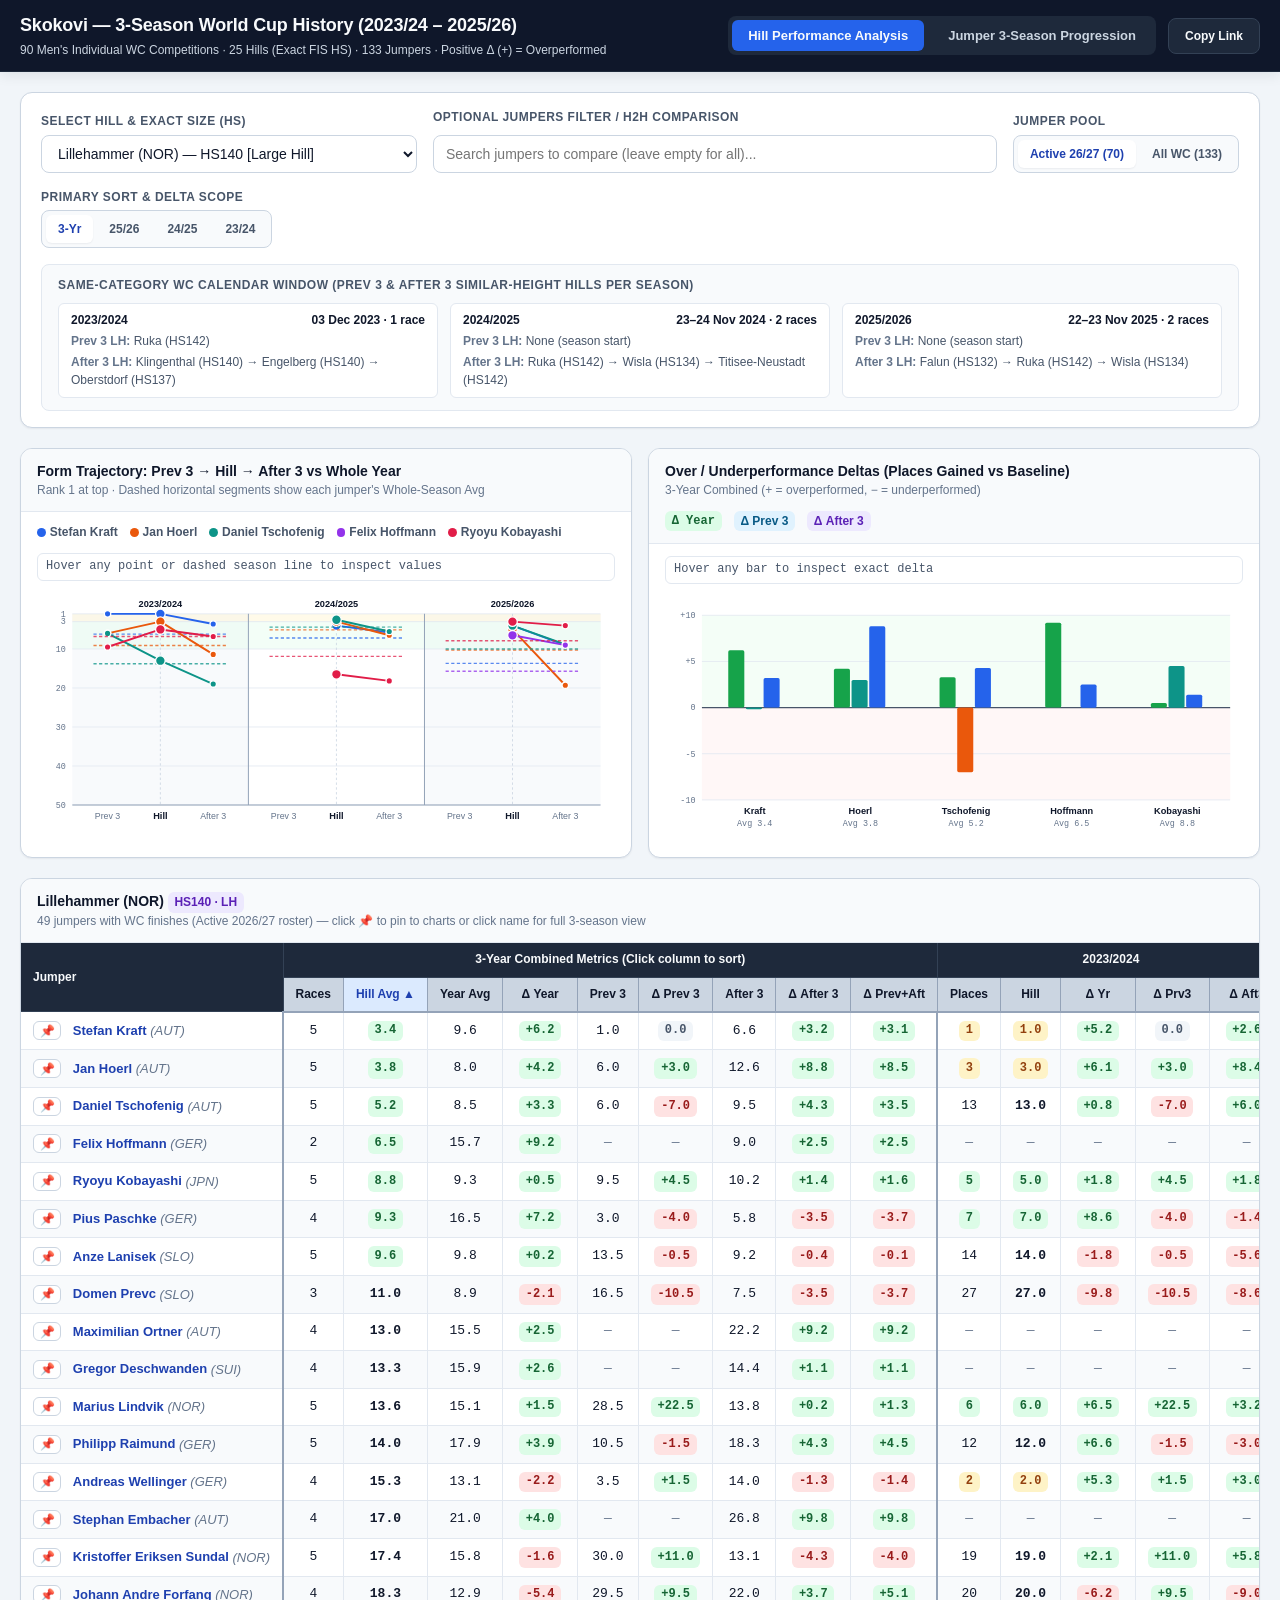
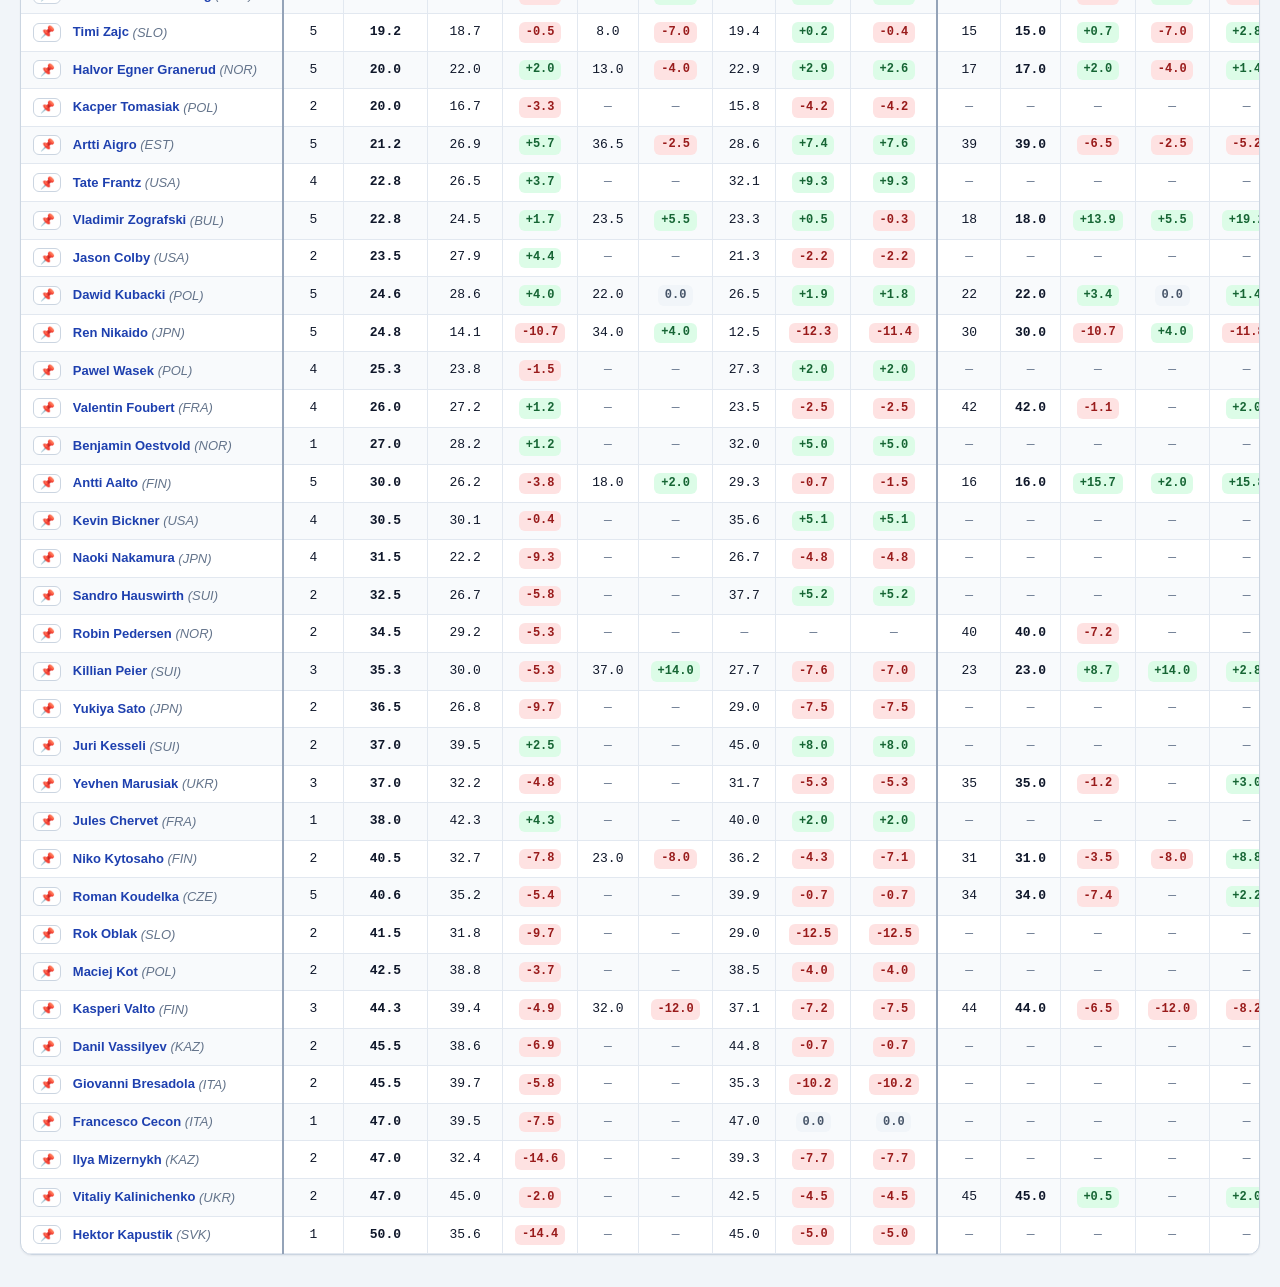
<file: index.html>
<!DOCTYPE html>
<html lang="en">
<head>
  <meta charset="UTF-8">
  <meta name="viewport" content="width=device-width, initial-scale=1.0">
  <title>Skokovi — 3-Season FIS World Cup Hill &amp; Jumper Analytics</title>
  <link rel="stylesheet" href="styles/tokens.css">
  <link rel="stylesheet" href="styles/layout.css">
  <link rel="stylesheet" href="styles/components.css">
  <script defer src="js/history-data.js"></script>
  <script defer src="js/metrics.js"></script>
  <script defer src="js/charts.js"></script>
  <script defer src="js/app.js"></script>
</head>
<body>
  <div class="app">
    <header class="topbar">
      <div class="topbar__inner">
        <div class="topbar__brand">
          <h1 class="topbar__title">Skokovi — 3-Season World Cup History (2023/24 – 2025/26)</h1>
          <p class="topbar__subtitle">90 Men's Individual WC Competitions · 25 Hills (Exact FIS HS) · 133 Jumpers · Positive Δ (+) = Overperformed</p>
        </div>
        <div class="topbar__actions">
          <nav class="nav-tabs" aria-label="Primary Views">
            <button type="button" id="tab-hill" class="nav-tabs__btn nav-tabs__btn--active">Hill Performance Analysis</button>
            <button type="button" id="tab-jumper" class="nav-tabs__btn">Jumper 3-Season Progression</button>
          </nav>
          <button type="button" id="copy-link-btn" class="share-btn" title="Copy shareable URL with current filters">Copy Link</button>
        </div>
      </div>
    </header>

    <main class="app__main">
      <!-- VIEW 1: HILL PERFORMANCE ANALYSIS -->
      <section id="view-hill" class="view-section" aria-label="Hill Performance Analysis">
        <div class="filter-panel">
          <div class="filter-panel__row">
            <div class="field-group">
              <label class="field-group__label" for="hill-select">Select Hill &amp; Exact Size (HS)</label>
              <select id="hill-select" class="field-group__select"></select>
            </div>

            <div id="hill-jumper-picker" class="field-group field-group--grow jumper-picker">
              <label class="field-group__label" for="hill-jumper-search">Optional Jumpers Filter / H2H Comparison</label>
              <div class="jumper-picker__controls">
                <input
                  type="search"
                  id="hill-jumper-search"
                  class="field-group__input"
                  placeholder="Search jumpers to compare (leave empty for all)..."
                  autocomplete="off"
                >
                <button type="button" id="clear-jumpers-btn" class="btn-ghost" hidden>Clear Selected</button>
              </div>
              <div id="hill-jumper-dropdown" class="jumper-picker__dropdown jumper-picker__dropdown--hidden"></div>
            </div>

            <div class="field-group">
              <span class="field-group__label">Jumper Pool</span>
              <div class="segmented" role="group" aria-label="Jumper Pool">
                <button type="button" class="segmented__btn segmented__btn--active" data-roster-mode="active">Active 26/27 (70)</button>
                <button type="button" class="segmented__btn" data-roster-mode="all">All WC (133)</button>
              </div>
            </div>

            <div class="field-group">
              <span class="field-group__label">Primary Sort &amp; Delta Scope</span>
              <div class="segmented" role="group" aria-label="Season Focus">
                <button type="button" class="segmented__btn segmented__btn--active" data-hill-scope="overall">3-Yr</button>
                <button type="button" class="segmented__btn" data-hill-scope="2025/2026">25/26</button>
                <button type="button" class="segmented__btn" data-hill-scope="2024/2025">24/25</button>
                <button type="button" class="segmented__btn" data-hill-scope="2023/2024">23/24</button>
              </div>
            </div>
          </div>

          <div id="selected-jumpers-chips" class="chip-bar chip-bar--empty"></div>

          <div class="window-strip">
            <div class="window-strip__title">Same-Category WC Calendar Window (Prev 3 &amp; After 3 Similar-Height Hills per Season)</div>
            <div id="window-strip-seasons" class="window-strip__seasons"></div>
          </div>
        </div>

        <div class="charts-grid">
          <article class="chart-card">
            <div class="chart-card__header">
              <div>
                <h2 class="chart-card__title">Form Trajectory: Prev 3 → Hill → After 3 vs Whole Year</h2>
                <p class="chart-card__subtitle">Rank 1 at top · Dashed horizontal segments show each jumper's Whole-Season Avg</p>
              </div>
            </div>
            <div class="chart-card__body">
              <div id="hill-traj-legend" class="chart-legend"></div>
              <div id="hill-traj-inspector" class="chart-card__inspector"></div>
              <div id="hill-traj-chart"></div>
            </div>
          </article>

          <article class="chart-card">
            <div class="chart-card__header">
              <div>
                <h2 class="chart-card__title">Over / Underperformance Deltas (Places Gained vs Baseline)</h2>
                <p id="hill-delta-scope-label" class="chart-card__subtitle"></p>
              </div>
              <div class="chart-legend">
                <span class="chart-legend__item"><span class="badge badge--pos">Δ Year</span></span>
                <span class="chart-legend__item"><span class="badge badge--cat-normal">Δ Prev 3</span></span>
                <span class="chart-legend__item"><span class="badge badge--cat-large">Δ After 3</span></span>
              </div>
            </div>
            <div class="chart-card__body">
              <div id="hill-delta-inspector" class="chart-card__inspector"></div>
              <div id="hill-delta-chart"></div>
            </div>
          </article>
        </div>

        <article class="table-card">
          <div class="table-card__header">
            <div>
              <h2 id="hill-table-title" class="table-card__title">Hill Leaderboard</h2>
              <p id="hill-table-subtitle" class="table-card__subtitle"></p>
            </div>
          </div>
          <div class="table-scroll">
            <table class="data-table">
              <thead id="hill-table-head"></thead>
              <tbody id="hill-table-body"></tbody>
            </table>
          </div>
        </article>
      </section>

      <!-- VIEW 2: JUMPER 3-SEASON PROGRESSION -->
      <section id="view-jumper" class="view-section view-section--hidden" aria-label="Jumper 3-Season Progression">
        <div class="filter-panel">
          <div class="filter-panel__row">
            <div class="field-group">
              <label class="field-group__label" for="profile-jumper-search">Quick Filter Jumper List</label>
              <input
                type="search"
                id="profile-jumper-search"
                class="field-group__input"
                placeholder="Type jumper name or country (e.g. Prevc, AUT)..."
                autocomplete="off"
              >
            </div>
            <div class="field-group field-group--grow">
              <label class="field-group__label" for="profile-jumper-select">Select Jumper (★ = Active 2026/27 Roster)</label>
              <select id="profile-jumper-select" class="field-group__select"></select>
            </div>
          </div>
        </div>

        <div id="profile-banner" class="profile-banner"></div>

        <div id="jumper-seasons-stack" class="seasons-stack"></div>
      </section>
    </main>
  </div>
</body>
</html>
</file>
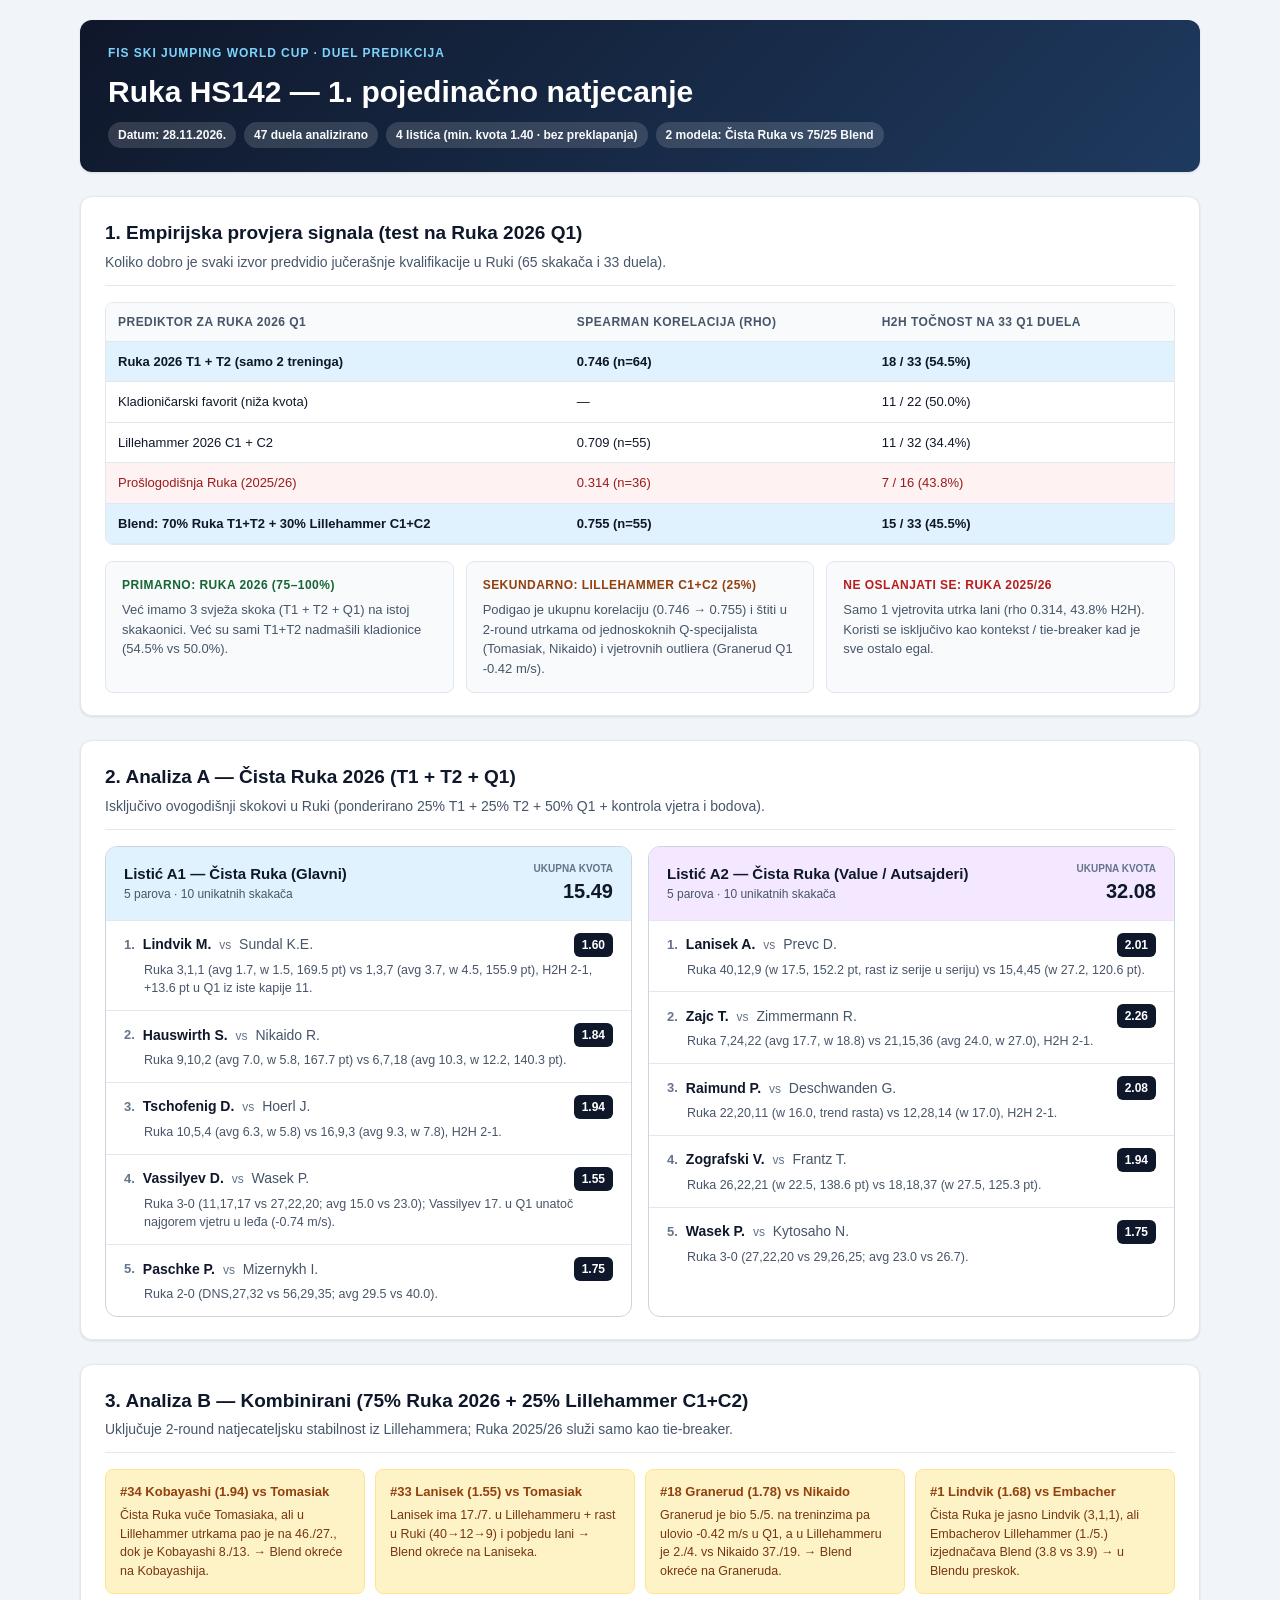
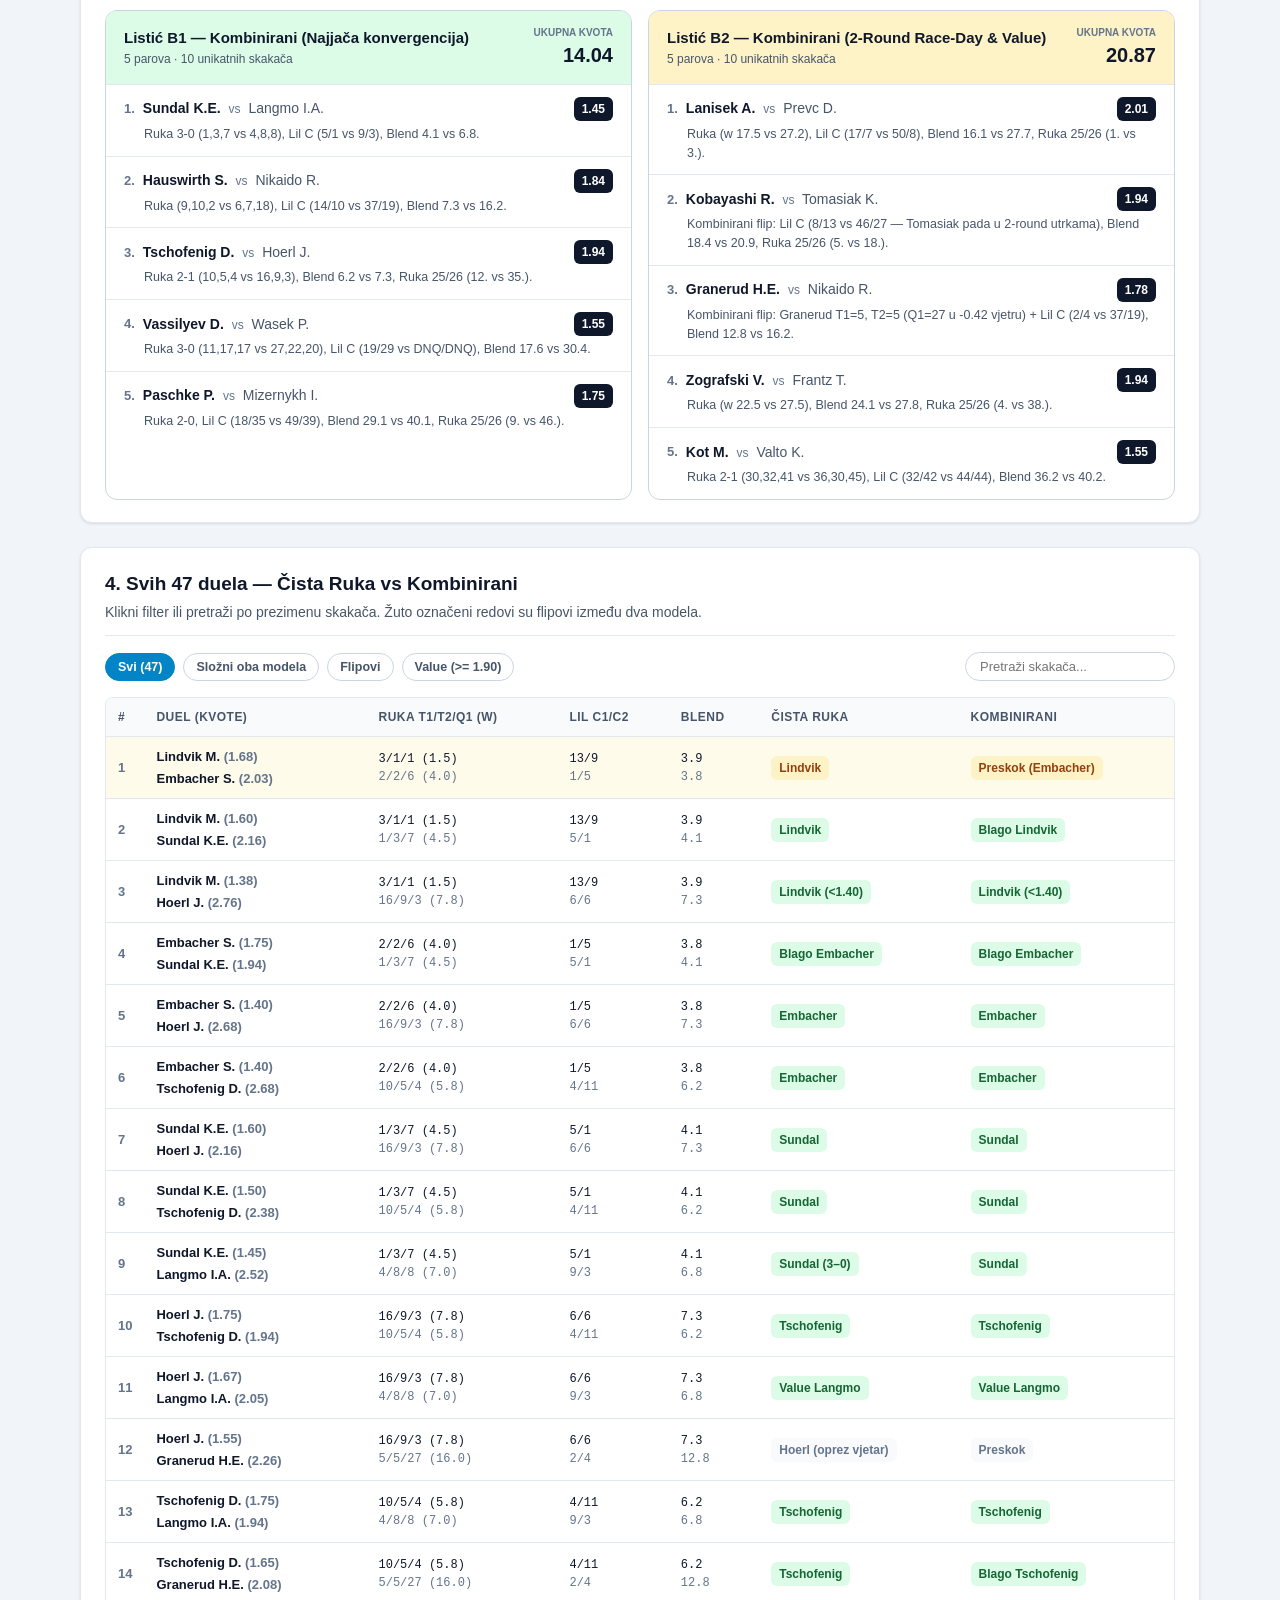
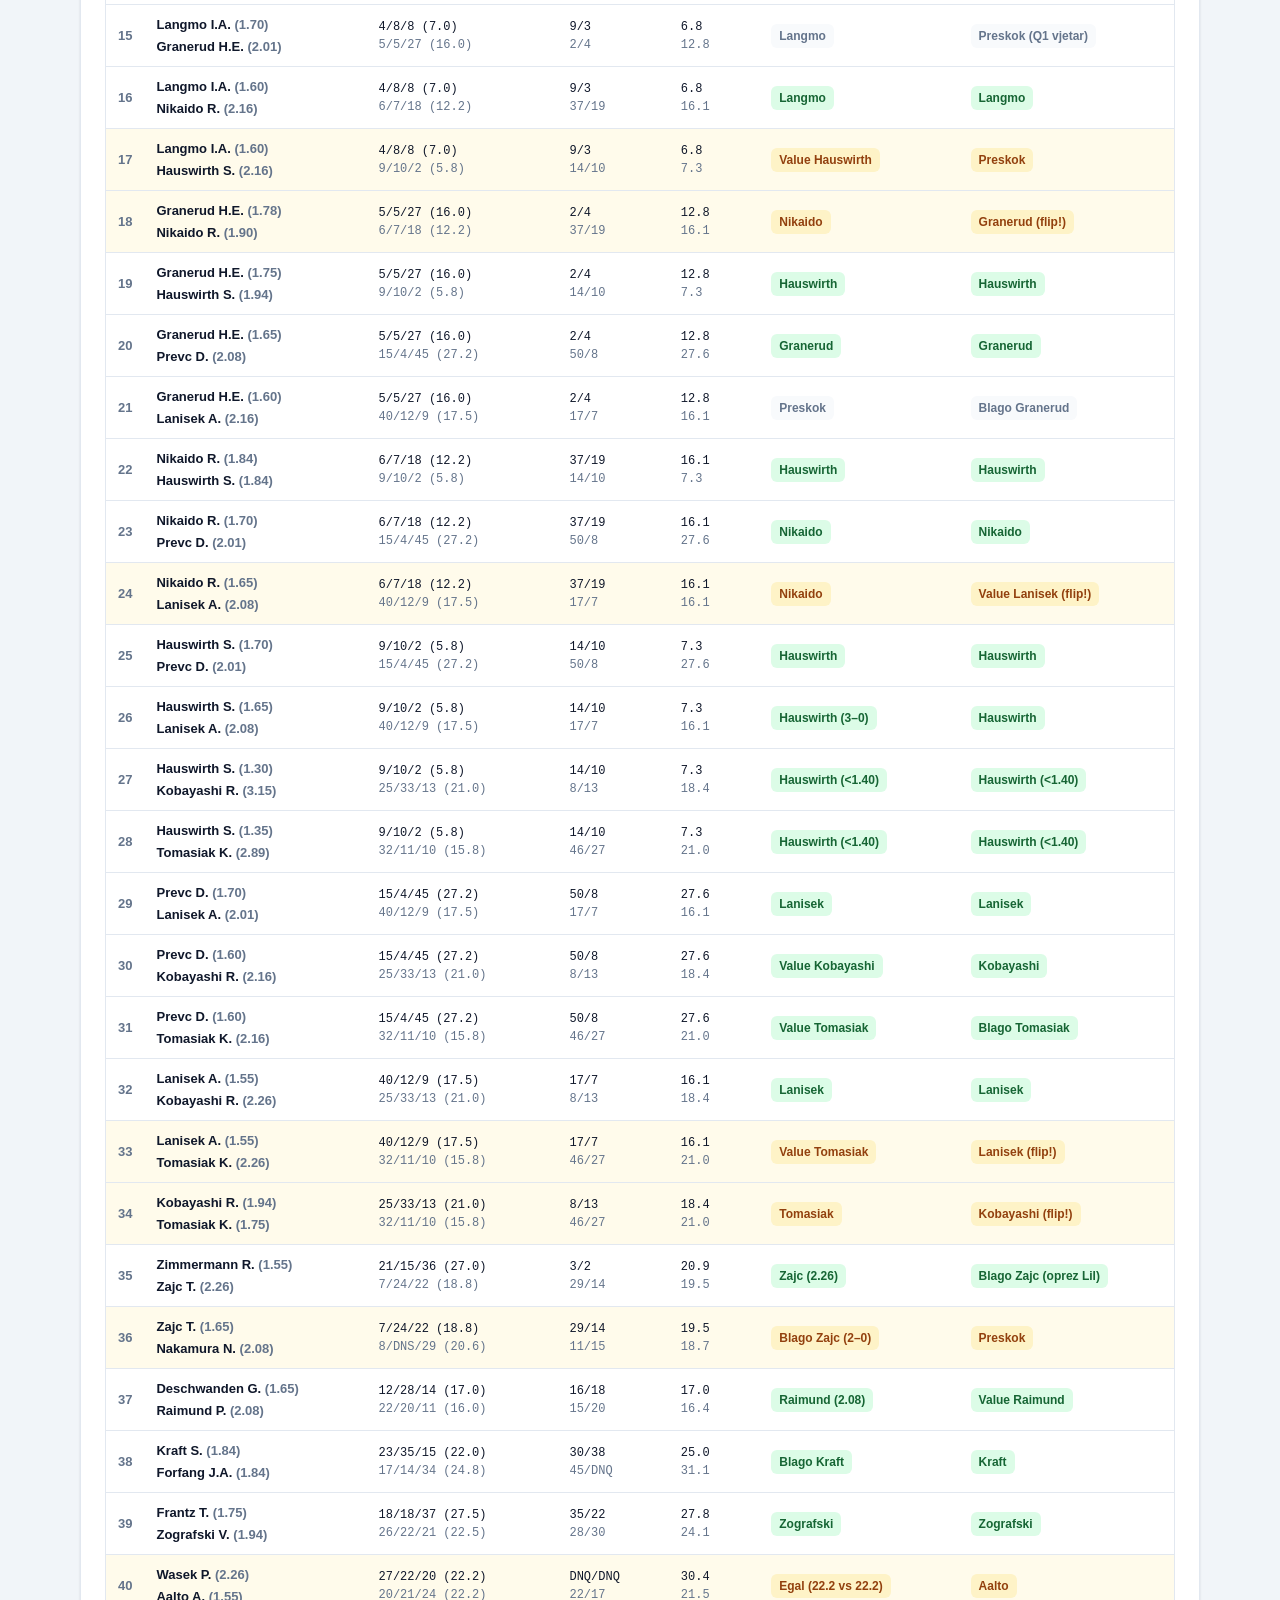
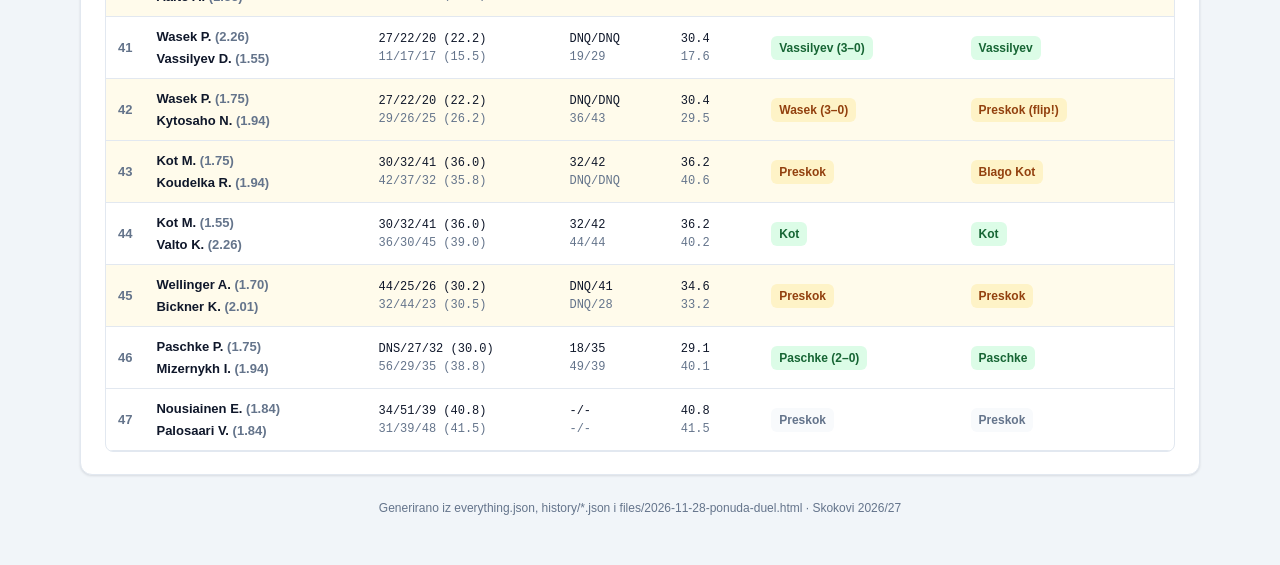
<file: html/2026-11-28-ruka-c1.html>
<!DOCTYPE html>
<html lang="hr">
<head>
  <meta charset="UTF-8">
  <meta name="viewport" content="width=device-width, initial-scale=1.0">
  <title>Ruka HS142 — 1. pojedinačno natjecanje (28.11.2026.) | Duel Analiza</title>
  <style>
    :root {
      --bg: #f1f5f9;
      --surface: #ffffff;
      --surface-alt: #f8fafc;
      --border: #e2e8f0;
      --border-strong: #cbd5e1;
      --ink: #0f172a;
      --ink-muted: #475569;
      --ink-soft: #64748b;
      --accent: #0284c7;
      --accent-dark: #0369a1;
      --accent-bg: #e0f2fe;
      --agree-ink: #166534;
      --agree-bg: #dcfce7;
      --flip-ink: #92400e;
      --flip-bg: #fef3c7;
      --value-ink: #6b21a8;
      --value-bg: #f3e8ff;
      --radius: 12px;
      --radius-sm: 8px;
      --shadow: 0 1px 3px rgba(15, 23, 42, 0.08), 0 1px 2px rgba(15, 23, 42, 0.04);
    }

    * {
      box-sizing: border-box;
      margin: 0;
      padding: 0;
    }

    body {
      font-family: -apple-system, BlinkMacSystemFont, "Segoe UI", Roboto, Inter, Helvetica, Arial, sans-serif;
      background: var(--bg);
      color: var(--ink);
      line-height: 1.5;
      padding: 20px 16px 48px;
    }

    .report {
      max-width: 1120px;
      margin: 0 auto;
      display: flex;
      flex-direction: column;
      gap: 24px;
    }

    .report__header {
      background: linear-gradient(135deg, #0f172a 0%, #1e3a5f 100%);
      color: #ffffff;
      border-radius: var(--radius);
      padding: 24px 28px;
      display: flex;
      flex-direction: column;
      gap: 12px;
      box-shadow: var(--shadow);
    }

    .report__kicker {
      font-size: 12px;
      font-weight: 700;
      text-transform: uppercase;
      letter-spacing: 0.08em;
      color: #7dd3fc;
    }

    .report__title {
      font-size: clamp(22px, 3vw, 30px);
      font-weight: 800;
      line-height: 1.2;
    }

    .report__meta {
      display: flex;
      flex-wrap: wrap;
      gap: 8px;
    }

    .pill {
      display: inline-flex;
      align-items: center;
      padding: 4px 10px;
      border-radius: 999px;
      font-size: 12px;
      font-weight: 600;
      background: rgba(255, 255, 255, 0.14);
      color: #f8fafc;
    }

    .section {
      background: var(--surface);
      border: 1px solid var(--border);
      border-radius: var(--radius);
      padding: 22px 24px;
      display: flex;
      flex-direction: column;
      gap: 16px;
      box-shadow: var(--shadow);
    }

    .section__header {
      display: flex;
      flex-direction: column;
      gap: 4px;
      border-bottom: 1px solid var(--border);
      padding-bottom: 12px;
    }

    .section__title {
      font-size: 19px;
      font-weight: 800;
      color: var(--ink);
    }

    .section__desc {
      font-size: 14px;
      color: var(--ink-muted);
    }

    .table-wrap {
      overflow-x: auto;
      border: 1px solid var(--border);
      border-radius: var(--radius-sm);
    }

    .stat-table,
    .duel-table {
      width: 100%;
      border-collapse: collapse;
      font-size: 13px;
    }

    .stat-table th,
    .stat-table td,
    .duel-table th,
    .duel-table td {
      padding: 10px 12px;
      text-align: left;
      border-bottom: 1px solid var(--border);
      vertical-align: middle;
    }

    .stat-table th,
    .duel-table th {
      background: var(--surface-alt);
      font-weight: 700;
      color: var(--ink-muted);
      font-size: 12px;
      text-transform: uppercase;
      letter-spacing: 0.04em;
      white-space: nowrap;
    }

    .stat-table__row--highlight {
      background: var(--accent-bg);
      font-weight: 700;
    }

    .stat-table__row--weak {
      background: #fef2f2;
      color: #991b1b;
    }

    .insights {
      display: grid;
      grid-template-columns: repeat(auto-fit, minmax(240px, 1fr));
      gap: 12px;
    }

    .insight {
      background: var(--surface-alt);
      border: 1px solid var(--border);
      border-radius: var(--radius-sm);
      padding: 14px 16px;
      display: flex;
      flex-direction: column;
      gap: 6px;
    }

    .insight__label {
      font-size: 12px;
      font-weight: 800;
      text-transform: uppercase;
      letter-spacing: 0.04em;
    }

    .insight__label--go { color: var(--agree-ink); }
    .insight__label--warn { color: var(--flip-ink); }
    .insight__label--no { color: #b91c1c; }

    .insight__text {
      font-size: 13px;
      color: var(--ink-muted);
    }

    .ticket-grid {
      display: grid;
      grid-template-columns: repeat(auto-fit, minmax(320px, 1fr));
      gap: 16px;
    }

    .ticket-card {
      border: 1px solid var(--border-strong);
      border-radius: var(--radius);
      overflow: hidden;
      display: flex;
      flex-direction: column;
      background: var(--surface);
    }

    .ticket-card__header {
      padding: 14px 18px;
      display: flex;
      justify-content: space-between;
      align-items: center;
      gap: 12px;
      border-bottom: 1px solid var(--border);
    }

    .ticket-card--pure .ticket-card__header { background: var(--accent-bg); }
    .ticket-card--value .ticket-card__header { background: var(--value-bg); }
    .ticket-card--agree .ticket-card__header { background: var(--agree-bg); }
    .ticket-card--flip .ticket-card__header { background: var(--flip-bg); }

    .ticket-card__title {
      font-size: 15px;
      font-weight: 800;
      color: var(--ink);
    }

    .ticket-card__subtitle {
      font-size: 12px;
      color: var(--ink-muted);
    }

    .ticket-card__total {
      display: flex;
      flex-direction: column;
      align-items: flex-end;
      flex-shrink: 0;
    }

    .ticket-card__total-label {
      font-size: 10px;
      text-transform: uppercase;
      font-weight: 700;
      color: var(--ink-soft);
    }

    .ticket-card__total-value {
      font-size: 20px;
      font-weight: 900;
      color: var(--ink);
    }

    .ticket-card__list {
      list-style: none;
      display: flex;
      flex-direction: column;
    }

    .ticket-card__pick {
      padding: 12px 18px;
      border-bottom: 1px solid var(--border);
      display: flex;
      flex-direction: column;
      gap: 4px;
    }

    .ticket-card__pick:last-child {
      border-bottom: none;
    }

    .ticket-card__pick-top {
      display: flex;
      align-items: center;
      gap: 8px;
    }

    .ticket-card__pick-num {
      font-weight: 700;
      color: var(--ink-soft);
      font-size: 13px;
    }

    .ticket-card__match {
      flex: 1;
      font-size: 14px;
    }

    .ticket-card__winner {
      color: var(--ink);
    }

    .ticket-card__vs {
      color: var(--ink-soft);
      font-size: 12px;
      padding: 0 4px;
    }

    .ticket-card__opponent {
      color: var(--ink-muted);
    }

    .ticket-card__reason {
      font-size: 12.5px;
      color: var(--ink-muted);
      padding-left: 20px;
    }

    .flips {
      display: grid;
      grid-template-columns: repeat(auto-fit, minmax(230px, 1fr));
      gap: 10px;
    }

    .flip-box {
      background: var(--flip-bg);
      border: 1px solid #fde68a;
      border-radius: var(--radius-sm);
      padding: 12px 14px;
      display: flex;
      flex-direction: column;
      gap: 4px;
    }

    .flip-box__title {
      font-size: 13px;
      font-weight: 800;
      color: var(--flip-ink);
    }

    .flip-box__body {
      font-size: 12.5px;
      color: #78350f;
    }

    .badge {
      display: inline-flex;
      align-items: center;
      padding: 3px 8px;
      border-radius: 6px;
      font-size: 12px;
      font-weight: 700;
      white-space: nowrap;
    }

    .badge--odds {
      background: #0f172a;
      color: #ffffff;
    }

    .badge--agree {
      background: var(--agree-bg);
      color: var(--agree-ink);
    }

    .badge--flip {
      background: var(--flip-bg);
      color: var(--flip-ink);
    }

    .badge--muted {
      background: var(--surface-alt);
      color: var(--ink-soft);
    }

    .controls {
      display: flex;
      flex-wrap: wrap;
      align-items: center;
      justify-content: space-between;
      gap: 10px;
    }

    .controls__filters {
      display: flex;
      flex-wrap: wrap;
      gap: 8px;
    }

    .filter-btn {
      border: 1px solid var(--border-strong);
      background: var(--surface);
      color: var(--ink-muted);
      padding: 6px 12px;
      border-radius: 999px;
      font-size: 12.5px;
      font-weight: 700;
      cursor: pointer;
    }

    .filter-btn--active {
      background: var(--accent);
      border-color: var(--accent);
      color: #ffffff;
    }

    .controls__search {
      border: 1px solid var(--border-strong);
      border-radius: 999px;
      padding: 6px 14px;
      font-size: 13px;
      min-width: 210px;
      color: var(--ink);
      background: var(--surface);
    }

    .duel-table__row--hidden {
      display: none;
    }

    .duel-table__row--flip {
      background: #fffbeb;
    }

    .duel-table__cell--num {
      color: var(--ink-soft);
      font-weight: 700;
      width: 36px;
    }

    .duel-table__cell--mono {
      font-family: ui-monospace, SFMono-Regular, Menlo, Consolas, monospace;
      font-size: 12px;
      white-space: nowrap;
    }

    .duel-table__pair {
      display: flex;
      flex-direction: column;
      gap: 2px;
    }

    .duel-table__odd {
      color: var(--ink-soft);
      font-weight: 600;
    }

    .duel-table__vs {
      display: none;
    }

    .duel-table__sub {
      color: var(--ink-soft);
    }

    .report__footer {
      text-align: center;
      font-size: 12px;
      color: var(--ink-soft);
    }

    @media (max-width: 640px) {
      body { padding: 12px 10px 36px; }
      .report__header, .section { padding: 16px; }
      .ticket-grid { grid-template-columns: 1fr; }
    }
  </style>
</head>
<body>
  <main class="report">
    <header class="report__header">
      <span class="report__kicker">FIS Ski Jumping World Cup · Duel Predikcija</span>
      <h1 class="report__title">Ruka HS142 — 1. pojedinačno natjecanje</h1>
      <div class="report__meta">
        <span class="pill">Datum: 28.11.2026.</span>
        <span class="pill">47 duela analizirano</span>
        <span class="pill">4 listića (min. kvota 1.40 · bez preklapanja)</span>
        <span class="pill">2 modela: Čista Ruka vs 75/25 Blend</span>
      </div>
    </header>

    <section class="section">
      <div class="section__header">
        <h2 class="section__title">1. Empirijska provjera signala (test na Ruka 2026 Q1)</h2>
        <p class="section__desc">Koliko dobro je svaki izvor predvidio jučerašnje kvalifikacije u Ruki (65 skakača i 33 duela).</p>
      </div>

      <div class="table-wrap">
        <table class="stat-table">
          <thead>
            <tr>
              <th>Prediktor za Ruka 2026 Q1</th>
              <th>Spearman korelacija (rho)</th>
              <th>H2H točnost na 33 Q1 duela</th>
            </tr>
          </thead>
          <tbody>
            <tr class="stat-table__row--highlight">
              <td>Ruka 2026 T1 + T2 (samo 2 treninga)</td>
              <td>0.746 (n=64)</td>
              <td>18 / 33 (54.5%)</td>
            </tr>
            <tr>
              <td>Kladioničarski favorit (niža kvota)</td>
              <td>—</td>
              <td>11 / 22 (50.0%)</td>
            </tr>
            <tr>
              <td>Lillehammer 2026 C1 + C2</td>
              <td>0.709 (n=55)</td>
              <td>11 / 32 (34.4%)</td>
            </tr>
            <tr class="stat-table__row--weak">
              <td>Prošlogodišnja Ruka (2025/26)</td>
              <td>0.314 (n=36)</td>
              <td>7 / 16 (43.8%)</td>
            </tr>
            <tr class="stat-table__row--highlight">
              <td>Blend: 70% Ruka T1+T2 + 30% Lillehammer C1+C2</td>
              <td>0.755 (n=55)</td>
              <td>15 / 33 (45.5%)</td>
            </tr>
          </tbody>
        </table>
      </div>

      <div class="insights">
        <div class="insight">
          <span class="insight__label insight__label--go">Primarno: Ruka 2026 (75–100%)</span>
          <p class="insight__text">Već imamo 3 svježa skoka (T1 + T2 + Q1) na istoj skakaonici. Već su sami T1+T2 nadmašili kladionice (54.5% vs 50.0%).</p>
        </div>
        <div class="insight">
          <span class="insight__label insight__label--warn">Sekundarno: Lillehammer C1+C2 (25%)</span>
          <p class="insight__text">Podigao je ukupnu korelaciju (0.746 → 0.755) i štiti u 2-round utrkama od jednoskoknih Q-specijalista (Tomasiak, Nikaido) i vjetrovnih outliera (Granerud Q1 -0.42 m/s).</p>
        </div>
        <div class="insight">
          <span class="insight__label insight__label--no">Ne oslanjati se: Ruka 2025/26</span>
          <p class="insight__text">Samo 1 vjetrovita utrka lani (rho 0.314, 43.8% H2H). Koristi se isključivo kao kontekst / tie-breaker kad je sve ostalo egal.</p>
        </div>
      </div>
    </section>

    <section class="section">
      <div class="section__header">
        <h2 class="section__title">2. Analiza A — Čista Ruka 2026 (T1 + T2 + Q1)</h2>
        <p class="section__desc">Isključivo ovogodišnji skokovi u Ruki (ponderirano 25% T1 + 25% T2 + 50% Q1 + kontrola vjetra i bodova).</p>
      </div>
      <div class="ticket-grid">
        
      <article class="ticket-card ticket-card--pure">
        <header class="ticket-card__header">
          <div>
            <h3 class="ticket-card__title">Listić A1 — Čista Ruka (Glavni)</h3>
            <p class="ticket-card__subtitle">5 parova · 10 unikatnih skakača</p>
          </div>
          <div class="ticket-card__total">
            <span class="ticket-card__total-label">Ukupna kvota</span>
            <span class="ticket-card__total-value">15.49</span>
          </div>
        </header>
        <ol class="ticket-card__list">
          
        <li class="ticket-card__pick">
          <div class="ticket-card__pick-top">
            <span class="ticket-card__pick-num">1.</span>
            <span class="ticket-card__match">
              <strong class="ticket-card__winner">Lindvik M.</strong>
              <span class="ticket-card__vs">vs</span>
              <span class="ticket-card__opponent">Sundal K.E.</span>
            </span>
            <span class="badge badge--odds">1.60</span>
          </div>
          <p class="ticket-card__reason">Ruka 3,1,1 (avg 1.7, w 1.5, 169.5 pt) vs 1,3,7 (avg 3.7, w 4.5, 155.9 pt), H2H 2-1, +13.6 pt u Q1 iz iste kapije 11.</p>
        </li>
        <li class="ticket-card__pick">
          <div class="ticket-card__pick-top">
            <span class="ticket-card__pick-num">2.</span>
            <span class="ticket-card__match">
              <strong class="ticket-card__winner">Hauswirth S.</strong>
              <span class="ticket-card__vs">vs</span>
              <span class="ticket-card__opponent">Nikaido R.</span>
            </span>
            <span class="badge badge--odds">1.84</span>
          </div>
          <p class="ticket-card__reason">Ruka 9,10,2 (avg 7.0, w 5.8, 167.7 pt) vs 6,7,18 (avg 10.3, w 12.2, 140.3 pt).</p>
        </li>
        <li class="ticket-card__pick">
          <div class="ticket-card__pick-top">
            <span class="ticket-card__pick-num">3.</span>
            <span class="ticket-card__match">
              <strong class="ticket-card__winner">Tschofenig D.</strong>
              <span class="ticket-card__vs">vs</span>
              <span class="ticket-card__opponent">Hoerl J.</span>
            </span>
            <span class="badge badge--odds">1.94</span>
          </div>
          <p class="ticket-card__reason">Ruka 10,5,4 (avg 6.3, w 5.8) vs 16,9,3 (avg 9.3, w 7.8), H2H 2-1.</p>
        </li>
        <li class="ticket-card__pick">
          <div class="ticket-card__pick-top">
            <span class="ticket-card__pick-num">4.</span>
            <span class="ticket-card__match">
              <strong class="ticket-card__winner">Vassilyev D.</strong>
              <span class="ticket-card__vs">vs</span>
              <span class="ticket-card__opponent">Wasek P.</span>
            </span>
            <span class="badge badge--odds">1.55</span>
          </div>
          <p class="ticket-card__reason">Ruka 3-0 (11,17,17 vs 27,22,20; avg 15.0 vs 23.0); Vassilyev 17. u Q1 unatoč najgorem vjetru u leđa (-0.74 m/s).</p>
        </li>
        <li class="ticket-card__pick">
          <div class="ticket-card__pick-top">
            <span class="ticket-card__pick-num">5.</span>
            <span class="ticket-card__match">
              <strong class="ticket-card__winner">Paschke P.</strong>
              <span class="ticket-card__vs">vs</span>
              <span class="ticket-card__opponent">Mizernykh I.</span>
            </span>
            <span class="badge badge--odds">1.75</span>
          </div>
          <p class="ticket-card__reason">Ruka 2-0 (DNS,27,32 vs 56,29,35; avg 29.5 vs 40.0).</p>
        </li>
        </ol>
      </article>
        
      <article class="ticket-card ticket-card--value">
        <header class="ticket-card__header">
          <div>
            <h3 class="ticket-card__title">Listić A2 — Čista Ruka (Value / Autsajderi)</h3>
            <p class="ticket-card__subtitle">5 parova · 10 unikatnih skakača</p>
          </div>
          <div class="ticket-card__total">
            <span class="ticket-card__total-label">Ukupna kvota</span>
            <span class="ticket-card__total-value">32.08</span>
          </div>
        </header>
        <ol class="ticket-card__list">
          
        <li class="ticket-card__pick">
          <div class="ticket-card__pick-top">
            <span class="ticket-card__pick-num">1.</span>
            <span class="ticket-card__match">
              <strong class="ticket-card__winner">Lanisek A.</strong>
              <span class="ticket-card__vs">vs</span>
              <span class="ticket-card__opponent">Prevc D.</span>
            </span>
            <span class="badge badge--odds">2.01</span>
          </div>
          <p class="ticket-card__reason">Ruka 40,12,9 (w 17.5, 152.2 pt, rast iz serije u seriju) vs 15,4,45 (w 27.2, 120.6 pt).</p>
        </li>
        <li class="ticket-card__pick">
          <div class="ticket-card__pick-top">
            <span class="ticket-card__pick-num">2.</span>
            <span class="ticket-card__match">
              <strong class="ticket-card__winner">Zajc T.</strong>
              <span class="ticket-card__vs">vs</span>
              <span class="ticket-card__opponent">Zimmermann R.</span>
            </span>
            <span class="badge badge--odds">2.26</span>
          </div>
          <p class="ticket-card__reason">Ruka 7,24,22 (avg 17.7, w 18.8) vs 21,15,36 (avg 24.0, w 27.0), H2H 2-1.</p>
        </li>
        <li class="ticket-card__pick">
          <div class="ticket-card__pick-top">
            <span class="ticket-card__pick-num">3.</span>
            <span class="ticket-card__match">
              <strong class="ticket-card__winner">Raimund P.</strong>
              <span class="ticket-card__vs">vs</span>
              <span class="ticket-card__opponent">Deschwanden G.</span>
            </span>
            <span class="badge badge--odds">2.08</span>
          </div>
          <p class="ticket-card__reason">Ruka 22,20,11 (w 16.0, trend rasta) vs 12,28,14 (w 17.0), H2H 2-1.</p>
        </li>
        <li class="ticket-card__pick">
          <div class="ticket-card__pick-top">
            <span class="ticket-card__pick-num">4.</span>
            <span class="ticket-card__match">
              <strong class="ticket-card__winner">Zografski V.</strong>
              <span class="ticket-card__vs">vs</span>
              <span class="ticket-card__opponent">Frantz T.</span>
            </span>
            <span class="badge badge--odds">1.94</span>
          </div>
          <p class="ticket-card__reason">Ruka 26,22,21 (w 22.5, 138.6 pt) vs 18,18,37 (w 27.5, 125.3 pt).</p>
        </li>
        <li class="ticket-card__pick">
          <div class="ticket-card__pick-top">
            <span class="ticket-card__pick-num">5.</span>
            <span class="ticket-card__match">
              <strong class="ticket-card__winner">Wasek P.</strong>
              <span class="ticket-card__vs">vs</span>
              <span class="ticket-card__opponent">Kytosaho N.</span>
            </span>
            <span class="badge badge--odds">1.75</span>
          </div>
          <p class="ticket-card__reason">Ruka 3-0 (27,22,20 vs 29,26,25; avg 23.0 vs 26.7).</p>
        </li>
        </ol>
      </article>
      </div>
    </section>

    <section class="section">
      <div class="section__header">
        <h2 class="section__title">3. Analiza B — Kombinirani (75% Ruka 2026 + 25% Lillehammer C1+C2)</h2>
        <p class="section__desc">Uključuje 2-round natjecateljsku stabilnost iz Lillehammera; Ruka 2025/26 služi samo kao tie-breaker.</p>
      </div>

      <div class="flips">
        <div class="flip-box">
          <span class="flip-box__title">#34 Kobayashi (1.94) vs Tomasiak</span>
          <p class="flip-box__body">Čista Ruka vuče Tomasiaka, ali u Lillehammer utrkama pao je na 46./27., dok je Kobayashi 8./13. → Blend okreće na Kobayashija.</p>
        </div>
        <div class="flip-box">
          <span class="flip-box__title">#33 Lanisek (1.55) vs Tomasiak</span>
          <p class="flip-box__body">Lanisek ima 17./7. u Lillehammeru + rast u Ruki (40→12→9) i pobjedu lani → Blend okreće na Laniseka.</p>
        </div>
        <div class="flip-box">
          <span class="flip-box__title">#18 Granerud (1.78) vs Nikaido</span>
          <p class="flip-box__body">Granerud je bio 5./5. na treninzima pa ulovio -0.42 m/s u Q1, a u Lillehammeru je 2./4. vs Nikaido 37./19. → Blend okreće na Graneruda.</p>
        </div>
        <div class="flip-box">
          <span class="flip-box__title">#1 Lindvik (1.68) vs Embacher</span>
          <p class="flip-box__body">Čista Ruka je jasno Lindvik (3,1,1), ali Embacherov Lillehammer (1./5.) izjednačava Blend (3.8 vs 3.9) → u Blendu preskok.</p>
        </div>
      </div>

      <div class="ticket-grid">
        
      <article class="ticket-card ticket-card--agree">
        <header class="ticket-card__header">
          <div>
            <h3 class="ticket-card__title">Listić B1 — Kombinirani (Najjača konvergencija)</h3>
            <p class="ticket-card__subtitle">5 parova · 10 unikatnih skakača</p>
          </div>
          <div class="ticket-card__total">
            <span class="ticket-card__total-label">Ukupna kvota</span>
            <span class="ticket-card__total-value">14.04</span>
          </div>
        </header>
        <ol class="ticket-card__list">
          
        <li class="ticket-card__pick">
          <div class="ticket-card__pick-top">
            <span class="ticket-card__pick-num">1.</span>
            <span class="ticket-card__match">
              <strong class="ticket-card__winner">Sundal K.E.</strong>
              <span class="ticket-card__vs">vs</span>
              <span class="ticket-card__opponent">Langmo I.A.</span>
            </span>
            <span class="badge badge--odds">1.45</span>
          </div>
          <p class="ticket-card__reason">Ruka 3-0 (1,3,7 vs 4,8,8), Lil C (5/1 vs 9/3), Blend 4.1 vs 6.8.</p>
        </li>
        <li class="ticket-card__pick">
          <div class="ticket-card__pick-top">
            <span class="ticket-card__pick-num">2.</span>
            <span class="ticket-card__match">
              <strong class="ticket-card__winner">Hauswirth S.</strong>
              <span class="ticket-card__vs">vs</span>
              <span class="ticket-card__opponent">Nikaido R.</span>
            </span>
            <span class="badge badge--odds">1.84</span>
          </div>
          <p class="ticket-card__reason">Ruka (9,10,2 vs 6,7,18), Lil C (14/10 vs 37/19), Blend 7.3 vs 16.2.</p>
        </li>
        <li class="ticket-card__pick">
          <div class="ticket-card__pick-top">
            <span class="ticket-card__pick-num">3.</span>
            <span class="ticket-card__match">
              <strong class="ticket-card__winner">Tschofenig D.</strong>
              <span class="ticket-card__vs">vs</span>
              <span class="ticket-card__opponent">Hoerl J.</span>
            </span>
            <span class="badge badge--odds">1.94</span>
          </div>
          <p class="ticket-card__reason">Ruka 2-1 (10,5,4 vs 16,9,3), Blend 6.2 vs 7.3, Ruka 25/26 (12. vs 35.).</p>
        </li>
        <li class="ticket-card__pick">
          <div class="ticket-card__pick-top">
            <span class="ticket-card__pick-num">4.</span>
            <span class="ticket-card__match">
              <strong class="ticket-card__winner">Vassilyev D.</strong>
              <span class="ticket-card__vs">vs</span>
              <span class="ticket-card__opponent">Wasek P.</span>
            </span>
            <span class="badge badge--odds">1.55</span>
          </div>
          <p class="ticket-card__reason">Ruka 3-0 (11,17,17 vs 27,22,20), Lil C (19/29 vs DNQ/DNQ), Blend 17.6 vs 30.4.</p>
        </li>
        <li class="ticket-card__pick">
          <div class="ticket-card__pick-top">
            <span class="ticket-card__pick-num">5.</span>
            <span class="ticket-card__match">
              <strong class="ticket-card__winner">Paschke P.</strong>
              <span class="ticket-card__vs">vs</span>
              <span class="ticket-card__opponent">Mizernykh I.</span>
            </span>
            <span class="badge badge--odds">1.75</span>
          </div>
          <p class="ticket-card__reason">Ruka 2-0, Lil C (18/35 vs 49/39), Blend 29.1 vs 40.1, Ruka 25/26 (9. vs 46.).</p>
        </li>
        </ol>
      </article>
        
      <article class="ticket-card ticket-card--flip">
        <header class="ticket-card__header">
          <div>
            <h3 class="ticket-card__title">Listić B2 — Kombinirani (2-Round Race-Day &amp; Value)</h3>
            <p class="ticket-card__subtitle">5 parova · 10 unikatnih skakača</p>
          </div>
          <div class="ticket-card__total">
            <span class="ticket-card__total-label">Ukupna kvota</span>
            <span class="ticket-card__total-value">20.87</span>
          </div>
        </header>
        <ol class="ticket-card__list">
          
        <li class="ticket-card__pick">
          <div class="ticket-card__pick-top">
            <span class="ticket-card__pick-num">1.</span>
            <span class="ticket-card__match">
              <strong class="ticket-card__winner">Lanisek A.</strong>
              <span class="ticket-card__vs">vs</span>
              <span class="ticket-card__opponent">Prevc D.</span>
            </span>
            <span class="badge badge--odds">2.01</span>
          </div>
          <p class="ticket-card__reason">Ruka (w 17.5 vs 27.2), Lil C (17/7 vs 50/8), Blend 16.1 vs 27.7, Ruka 25/26 (1. vs 3.).</p>
        </li>
        <li class="ticket-card__pick">
          <div class="ticket-card__pick-top">
            <span class="ticket-card__pick-num">2.</span>
            <span class="ticket-card__match">
              <strong class="ticket-card__winner">Kobayashi R.</strong>
              <span class="ticket-card__vs">vs</span>
              <span class="ticket-card__opponent">Tomasiak K.</span>
            </span>
            <span class="badge badge--odds">1.94</span>
          </div>
          <p class="ticket-card__reason">Kombinirani flip: Lil C (8/13 vs 46/27 — Tomasiak pada u 2-round utrkama), Blend 18.4 vs 20.9, Ruka 25/26 (5. vs 18.).</p>
        </li>
        <li class="ticket-card__pick">
          <div class="ticket-card__pick-top">
            <span class="ticket-card__pick-num">3.</span>
            <span class="ticket-card__match">
              <strong class="ticket-card__winner">Granerud H.E.</strong>
              <span class="ticket-card__vs">vs</span>
              <span class="ticket-card__opponent">Nikaido R.</span>
            </span>
            <span class="badge badge--odds">1.78</span>
          </div>
          <p class="ticket-card__reason">Kombinirani flip: Granerud T1=5, T2=5 (Q1=27 u -0.42 vjetru) + Lil C (2/4 vs 37/19), Blend 12.8 vs 16.2.</p>
        </li>
        <li class="ticket-card__pick">
          <div class="ticket-card__pick-top">
            <span class="ticket-card__pick-num">4.</span>
            <span class="ticket-card__match">
              <strong class="ticket-card__winner">Zografski V.</strong>
              <span class="ticket-card__vs">vs</span>
              <span class="ticket-card__opponent">Frantz T.</span>
            </span>
            <span class="badge badge--odds">1.94</span>
          </div>
          <p class="ticket-card__reason">Ruka (w 22.5 vs 27.5), Blend 24.1 vs 27.8, Ruka 25/26 (4. vs 38.).</p>
        </li>
        <li class="ticket-card__pick">
          <div class="ticket-card__pick-top">
            <span class="ticket-card__pick-num">5.</span>
            <span class="ticket-card__match">
              <strong class="ticket-card__winner">Kot M.</strong>
              <span class="ticket-card__vs">vs</span>
              <span class="ticket-card__opponent">Valto K.</span>
            </span>
            <span class="badge badge--odds">1.55</span>
          </div>
          <p class="ticket-card__reason">Ruka 2-1 (30,32,41 vs 36,30,45), Lil C (32/42 vs 44/44), Blend 36.2 vs 40.2.</p>
        </li>
        </ol>
      </article>
      </div>
    </section>

    <section class="section">
      <div class="section__header">
        <h2 class="section__title">4. Svih 47 duela — Čista Ruka vs Kombinirani</h2>
        <p class="section__desc">Klikni filter ili pretraži po prezimenu skakača. Žuto označeni redovi su flipovi između dva modela.</p>
      </div>

      <div class="controls">
        <div class="controls__filters" id="filters">
          <button type="button" class="filter-btn filter-btn--active" data-filter="all">Svi (47)</button>
          <button type="button" class="filter-btn" data-filter="agree">Složni oba modela</button>
          <button type="button" class="filter-btn" data-filter="flip">Flipovi</button>
          <button type="button" class="filter-btn" data-filter="value">Value (&gt;= 1.90)</button>
        </div>
        <input type="search" id="searchInput" class="controls__search" placeholder="Pretraži skakača...">
      </div>

      <div class="table-wrap">
        <table class="duel-table" id="duelTable">
          <thead>
            <tr>
              <th>#</th>
              <th>Duel (Kvote)</th>
              <th>Ruka T1/T2/Q1 (w)</th>
              <th>Lil C1/C2</th>
              <th>Blend</th>
              <th>Čista Ruka</th>
              <th>Kombinirani</th>
            </tr>
          </thead>
          <tbody>
            
          <tr class="duel-table__row duel-table__row--flip" data-tag="flip" data-value="1" data-search="lindvik m. embacher s.">
            <td class="duel-table__cell duel-table__cell--num">1</td>
            <td class="duel-table__cell duel-table__cell--duel">
              <div class="duel-table__pair">
                <span><strong>Lindvik M.</strong> <span class="duel-table__odd">(1.68)</span></span>
                <span class="duel-table__vs">vs</span>
                <span><strong>Embacher S.</strong> <span class="duel-table__odd">(2.03)</span></span>
              </div>
            </td>
            <td class="duel-table__cell duel-table__cell--mono">3/1/1 (1.5)<br><span class="duel-table__sub">2/2/6 (4.0)</span></td>
            <td class="duel-table__cell duel-table__cell--mono">13/9<br><span class="duel-table__sub">1/5</span></td>
            <td class="duel-table__cell duel-table__cell--mono">3.9<br><span class="duel-table__sub">3.8</span></td>
            <td class="duel-table__cell"><span class="badge badge--flip">Lindvik</span></td>
            <td class="duel-table__cell"><span class="badge badge--flip">Preskok (Embacher)</span></td>
          </tr>
          <tr class="duel-table__row duel-table__row--agree" data-tag="agree" data-value="0" data-search="lindvik m. sundal k.e.">
            <td class="duel-table__cell duel-table__cell--num">2</td>
            <td class="duel-table__cell duel-table__cell--duel">
              <div class="duel-table__pair">
                <span><strong>Lindvik M.</strong> <span class="duel-table__odd">(1.60)</span></span>
                <span class="duel-table__vs">vs</span>
                <span><strong>Sundal K.E.</strong> <span class="duel-table__odd">(2.16)</span></span>
              </div>
            </td>
            <td class="duel-table__cell duel-table__cell--mono">3/1/1 (1.5)<br><span class="duel-table__sub">1/3/7 (4.5)</span></td>
            <td class="duel-table__cell duel-table__cell--mono">13/9<br><span class="duel-table__sub">5/1</span></td>
            <td class="duel-table__cell duel-table__cell--mono">3.9<br><span class="duel-table__sub">4.1</span></td>
            <td class="duel-table__cell"><span class="badge badge--agree">Lindvik</span></td>
            <td class="duel-table__cell"><span class="badge badge--agree">Blago Lindvik</span></td>
          </tr>
          <tr class="duel-table__row duel-table__row--agree" data-tag="agree" data-value="0" data-search="lindvik m. hoerl j.">
            <td class="duel-table__cell duel-table__cell--num">3</td>
            <td class="duel-table__cell duel-table__cell--duel">
              <div class="duel-table__pair">
                <span><strong>Lindvik M.</strong> <span class="duel-table__odd">(1.38)</span></span>
                <span class="duel-table__vs">vs</span>
                <span><strong>Hoerl J.</strong> <span class="duel-table__odd">(2.76)</span></span>
              </div>
            </td>
            <td class="duel-table__cell duel-table__cell--mono">3/1/1 (1.5)<br><span class="duel-table__sub">16/9/3 (7.8)</span></td>
            <td class="duel-table__cell duel-table__cell--mono">13/9<br><span class="duel-table__sub">6/6</span></td>
            <td class="duel-table__cell duel-table__cell--mono">3.9<br><span class="duel-table__sub">7.3</span></td>
            <td class="duel-table__cell"><span class="badge badge--agree">Lindvik (&lt;1.40)</span></td>
            <td class="duel-table__cell"><span class="badge badge--agree">Lindvik (&lt;1.40)</span></td>
          </tr>
          <tr class="duel-table__row duel-table__row--agree" data-tag="agree" data-value="0" data-search="embacher s. sundal k.e.">
            <td class="duel-table__cell duel-table__cell--num">4</td>
            <td class="duel-table__cell duel-table__cell--duel">
              <div class="duel-table__pair">
                <span><strong>Embacher S.</strong> <span class="duel-table__odd">(1.75)</span></span>
                <span class="duel-table__vs">vs</span>
                <span><strong>Sundal K.E.</strong> <span class="duel-table__odd">(1.94)</span></span>
              </div>
            </td>
            <td class="duel-table__cell duel-table__cell--mono">2/2/6 (4.0)<br><span class="duel-table__sub">1/3/7 (4.5)</span></td>
            <td class="duel-table__cell duel-table__cell--mono">1/5<br><span class="duel-table__sub">5/1</span></td>
            <td class="duel-table__cell duel-table__cell--mono">3.8<br><span class="duel-table__sub">4.1</span></td>
            <td class="duel-table__cell"><span class="badge badge--agree">Blago Embacher</span></td>
            <td class="duel-table__cell"><span class="badge badge--agree">Blago Embacher</span></td>
          </tr>
          <tr class="duel-table__row duel-table__row--agree" data-tag="agree" data-value="0" data-search="embacher s. hoerl j.">
            <td class="duel-table__cell duel-table__cell--num">5</td>
            <td class="duel-table__cell duel-table__cell--duel">
              <div class="duel-table__pair">
                <span><strong>Embacher S.</strong> <span class="duel-table__odd">(1.40)</span></span>
                <span class="duel-table__vs">vs</span>
                <span><strong>Hoerl J.</strong> <span class="duel-table__odd">(2.68)</span></span>
              </div>
            </td>
            <td class="duel-table__cell duel-table__cell--mono">2/2/6 (4.0)<br><span class="duel-table__sub">16/9/3 (7.8)</span></td>
            <td class="duel-table__cell duel-table__cell--mono">1/5<br><span class="duel-table__sub">6/6</span></td>
            <td class="duel-table__cell duel-table__cell--mono">3.8<br><span class="duel-table__sub">7.3</span></td>
            <td class="duel-table__cell"><span class="badge badge--agree">Embacher</span></td>
            <td class="duel-table__cell"><span class="badge badge--agree">Embacher</span></td>
          </tr>
          <tr class="duel-table__row duel-table__row--agree" data-tag="agree" data-value="0" data-search="embacher s. tschofenig d.">
            <td class="duel-table__cell duel-table__cell--num">6</td>
            <td class="duel-table__cell duel-table__cell--duel">
              <div class="duel-table__pair">
                <span><strong>Embacher S.</strong> <span class="duel-table__odd">(1.40)</span></span>
                <span class="duel-table__vs">vs</span>
                <span><strong>Tschofenig D.</strong> <span class="duel-table__odd">(2.68)</span></span>
              </div>
            </td>
            <td class="duel-table__cell duel-table__cell--mono">2/2/6 (4.0)<br><span class="duel-table__sub">10/5/4 (5.8)</span></td>
            <td class="duel-table__cell duel-table__cell--mono">1/5<br><span class="duel-table__sub">4/11</span></td>
            <td class="duel-table__cell duel-table__cell--mono">3.8<br><span class="duel-table__sub">6.2</span></td>
            <td class="duel-table__cell"><span class="badge badge--agree">Embacher</span></td>
            <td class="duel-table__cell"><span class="badge badge--agree">Embacher</span></td>
          </tr>
          <tr class="duel-table__row duel-table__row--agree" data-tag="agree" data-value="0" data-search="sundal k.e. hoerl j.">
            <td class="duel-table__cell duel-table__cell--num">7</td>
            <td class="duel-table__cell duel-table__cell--duel">
              <div class="duel-table__pair">
                <span><strong>Sundal K.E.</strong> <span class="duel-table__odd">(1.60)</span></span>
                <span class="duel-table__vs">vs</span>
                <span><strong>Hoerl J.</strong> <span class="duel-table__odd">(2.16)</span></span>
              </div>
            </td>
            <td class="duel-table__cell duel-table__cell--mono">1/3/7 (4.5)<br><span class="duel-table__sub">16/9/3 (7.8)</span></td>
            <td class="duel-table__cell duel-table__cell--mono">5/1<br><span class="duel-table__sub">6/6</span></td>
            <td class="duel-table__cell duel-table__cell--mono">4.1<br><span class="duel-table__sub">7.3</span></td>
            <td class="duel-table__cell"><span class="badge badge--agree">Sundal</span></td>
            <td class="duel-table__cell"><span class="badge badge--agree">Sundal</span></td>
          </tr>
          <tr class="duel-table__row duel-table__row--agree" data-tag="agree" data-value="0" data-search="sundal k.e. tschofenig d.">
            <td class="duel-table__cell duel-table__cell--num">8</td>
            <td class="duel-table__cell duel-table__cell--duel">
              <div class="duel-table__pair">
                <span><strong>Sundal K.E.</strong> <span class="duel-table__odd">(1.50)</span></span>
                <span class="duel-table__vs">vs</span>
                <span><strong>Tschofenig D.</strong> <span class="duel-table__odd">(2.38)</span></span>
              </div>
            </td>
            <td class="duel-table__cell duel-table__cell--mono">1/3/7 (4.5)<br><span class="duel-table__sub">10/5/4 (5.8)</span></td>
            <td class="duel-table__cell duel-table__cell--mono">5/1<br><span class="duel-table__sub">4/11</span></td>
            <td class="duel-table__cell duel-table__cell--mono">4.1<br><span class="duel-table__sub">6.2</span></td>
            <td class="duel-table__cell"><span class="badge badge--agree">Sundal</span></td>
            <td class="duel-table__cell"><span class="badge badge--agree">Sundal</span></td>
          </tr>
          <tr class="duel-table__row duel-table__row--agree" data-tag="agree" data-value="0" data-search="sundal k.e. langmo i.a.">
            <td class="duel-table__cell duel-table__cell--num">9</td>
            <td class="duel-table__cell duel-table__cell--duel">
              <div class="duel-table__pair">
                <span><strong>Sundal K.E.</strong> <span class="duel-table__odd">(1.45)</span></span>
                <span class="duel-table__vs">vs</span>
                <span><strong>Langmo I.A.</strong> <span class="duel-table__odd">(2.52)</span></span>
              </div>
            </td>
            <td class="duel-table__cell duel-table__cell--mono">1/3/7 (4.5)<br><span class="duel-table__sub">4/8/8 (7.0)</span></td>
            <td class="duel-table__cell duel-table__cell--mono">5/1<br><span class="duel-table__sub">9/3</span></td>
            <td class="duel-table__cell duel-table__cell--mono">4.1<br><span class="duel-table__sub">6.8</span></td>
            <td class="duel-table__cell"><span class="badge badge--agree">Sundal (3–0)</span></td>
            <td class="duel-table__cell"><span class="badge badge--agree">Sundal</span></td>
          </tr>
          <tr class="duel-table__row duel-table__row--agree" data-tag="agree" data-value="1" data-search="hoerl j. tschofenig d.">
            <td class="duel-table__cell duel-table__cell--num">10</td>
            <td class="duel-table__cell duel-table__cell--duel">
              <div class="duel-table__pair">
                <span><strong>Hoerl J.</strong> <span class="duel-table__odd">(1.75)</span></span>
                <span class="duel-table__vs">vs</span>
                <span><strong>Tschofenig D.</strong> <span class="duel-table__odd">(1.94)</span></span>
              </div>
            </td>
            <td class="duel-table__cell duel-table__cell--mono">16/9/3 (7.8)<br><span class="duel-table__sub">10/5/4 (5.8)</span></td>
            <td class="duel-table__cell duel-table__cell--mono">6/6<br><span class="duel-table__sub">4/11</span></td>
            <td class="duel-table__cell duel-table__cell--mono">7.3<br><span class="duel-table__sub">6.2</span></td>
            <td class="duel-table__cell"><span class="badge badge--agree">Tschofenig</span></td>
            <td class="duel-table__cell"><span class="badge badge--agree">Tschofenig</span></td>
          </tr>
          <tr class="duel-table__row duel-table__row--agree" data-tag="agree" data-value="1" data-search="hoerl j. langmo i.a.">
            <td class="duel-table__cell duel-table__cell--num">11</td>
            <td class="duel-table__cell duel-table__cell--duel">
              <div class="duel-table__pair">
                <span><strong>Hoerl J.</strong> <span class="duel-table__odd">(1.67)</span></span>
                <span class="duel-table__vs">vs</span>
                <span><strong>Langmo I.A.</strong> <span class="duel-table__odd">(2.05)</span></span>
              </div>
            </td>
            <td class="duel-table__cell duel-table__cell--mono">16/9/3 (7.8)<br><span class="duel-table__sub">4/8/8 (7.0)</span></td>
            <td class="duel-table__cell duel-table__cell--mono">6/6<br><span class="duel-table__sub">9/3</span></td>
            <td class="duel-table__cell duel-table__cell--mono">7.3<br><span class="duel-table__sub">6.8</span></td>
            <td class="duel-table__cell"><span class="badge badge--agree">Value Langmo</span></td>
            <td class="duel-table__cell"><span class="badge badge--agree">Value Langmo</span></td>
          </tr>
          <tr class="duel-table__row " data-tag="split" data-value="0" data-search="hoerl j. granerud h.e.">
            <td class="duel-table__cell duel-table__cell--num">12</td>
            <td class="duel-table__cell duel-table__cell--duel">
              <div class="duel-table__pair">
                <span><strong>Hoerl J.</strong> <span class="duel-table__odd">(1.55)</span></span>
                <span class="duel-table__vs">vs</span>
                <span><strong>Granerud H.E.</strong> <span class="duel-table__odd">(2.26)</span></span>
              </div>
            </td>
            <td class="duel-table__cell duel-table__cell--mono">16/9/3 (7.8)<br><span class="duel-table__sub">5/5/27 (16.0)</span></td>
            <td class="duel-table__cell duel-table__cell--mono">6/6<br><span class="duel-table__sub">2/4</span></td>
            <td class="duel-table__cell duel-table__cell--mono">7.3<br><span class="duel-table__sub">12.8</span></td>
            <td class="duel-table__cell"><span class="badge badge--muted">Hoerl (oprez vjetar)</span></td>
            <td class="duel-table__cell"><span class="badge badge--muted">Preskok</span></td>
          </tr>
          <tr class="duel-table__row duel-table__row--agree" data-tag="agree" data-value="0" data-search="tschofenig d. langmo i.a.">
            <td class="duel-table__cell duel-table__cell--num">13</td>
            <td class="duel-table__cell duel-table__cell--duel">
              <div class="duel-table__pair">
                <span><strong>Tschofenig D.</strong> <span class="duel-table__odd">(1.75)</span></span>
                <span class="duel-table__vs">vs</span>
                <span><strong>Langmo I.A.</strong> <span class="duel-table__odd">(1.94)</span></span>
              </div>
            </td>
            <td class="duel-table__cell duel-table__cell--mono">10/5/4 (5.8)<br><span class="duel-table__sub">4/8/8 (7.0)</span></td>
            <td class="duel-table__cell duel-table__cell--mono">4/11<br><span class="duel-table__sub">9/3</span></td>
            <td class="duel-table__cell duel-table__cell--mono">6.2<br><span class="duel-table__sub">6.8</span></td>
            <td class="duel-table__cell"><span class="badge badge--agree">Tschofenig</span></td>
            <td class="duel-table__cell"><span class="badge badge--agree">Tschofenig</span></td>
          </tr>
          <tr class="duel-table__row duel-table__row--agree" data-tag="agree" data-value="0" data-search="tschofenig d. granerud h.e.">
            <td class="duel-table__cell duel-table__cell--num">14</td>
            <td class="duel-table__cell duel-table__cell--duel">
              <div class="duel-table__pair">
                <span><strong>Tschofenig D.</strong> <span class="duel-table__odd">(1.65)</span></span>
                <span class="duel-table__vs">vs</span>
                <span><strong>Granerud H.E.</strong> <span class="duel-table__odd">(2.08)</span></span>
              </div>
            </td>
            <td class="duel-table__cell duel-table__cell--mono">10/5/4 (5.8)<br><span class="duel-table__sub">5/5/27 (16.0)</span></td>
            <td class="duel-table__cell duel-table__cell--mono">4/11<br><span class="duel-table__sub">2/4</span></td>
            <td class="duel-table__cell duel-table__cell--mono">6.2<br><span class="duel-table__sub">12.8</span></td>
            <td class="duel-table__cell"><span class="badge badge--agree">Tschofenig</span></td>
            <td class="duel-table__cell"><span class="badge badge--agree">Blago Tschofenig</span></td>
          </tr>
          <tr class="duel-table__row " data-tag="split" data-value="0" data-search="langmo i.a. granerud h.e.">
            <td class="duel-table__cell duel-table__cell--num">15</td>
            <td class="duel-table__cell duel-table__cell--duel">
              <div class="duel-table__pair">
                <span><strong>Langmo I.A.</strong> <span class="duel-table__odd">(1.70)</span></span>
                <span class="duel-table__vs">vs</span>
                <span><strong>Granerud H.E.</strong> <span class="duel-table__odd">(2.01)</span></span>
              </div>
            </td>
            <td class="duel-table__cell duel-table__cell--mono">4/8/8 (7.0)<br><span class="duel-table__sub">5/5/27 (16.0)</span></td>
            <td class="duel-table__cell duel-table__cell--mono">9/3<br><span class="duel-table__sub">2/4</span></td>
            <td class="duel-table__cell duel-table__cell--mono">6.8<br><span class="duel-table__sub">12.8</span></td>
            <td class="duel-table__cell"><span class="badge badge--muted">Langmo</span></td>
            <td class="duel-table__cell"><span class="badge badge--muted">Preskok (Q1 vjetar)</span></td>
          </tr>
          <tr class="duel-table__row duel-table__row--agree" data-tag="agree" data-value="0" data-search="langmo i.a. nikaido r.">
            <td class="duel-table__cell duel-table__cell--num">16</td>
            <td class="duel-table__cell duel-table__cell--duel">
              <div class="duel-table__pair">
                <span><strong>Langmo I.A.</strong> <span class="duel-table__odd">(1.60)</span></span>
                <span class="duel-table__vs">vs</span>
                <span><strong>Nikaido R.</strong> <span class="duel-table__odd">(2.16)</span></span>
              </div>
            </td>
            <td class="duel-table__cell duel-table__cell--mono">4/8/8 (7.0)<br><span class="duel-table__sub">6/7/18 (12.2)</span></td>
            <td class="duel-table__cell duel-table__cell--mono">9/3<br><span class="duel-table__sub">37/19</span></td>
            <td class="duel-table__cell duel-table__cell--mono">6.8<br><span class="duel-table__sub">16.1</span></td>
            <td class="duel-table__cell"><span class="badge badge--agree">Langmo</span></td>
            <td class="duel-table__cell"><span class="badge badge--agree">Langmo</span></td>
          </tr>
          <tr class="duel-table__row duel-table__row--flip" data-tag="flip" data-value="1" data-search="langmo i.a. hauswirth s.">
            <td class="duel-table__cell duel-table__cell--num">17</td>
            <td class="duel-table__cell duel-table__cell--duel">
              <div class="duel-table__pair">
                <span><strong>Langmo I.A.</strong> <span class="duel-table__odd">(1.60)</span></span>
                <span class="duel-table__vs">vs</span>
                <span><strong>Hauswirth S.</strong> <span class="duel-table__odd">(2.16)</span></span>
              </div>
            </td>
            <td class="duel-table__cell duel-table__cell--mono">4/8/8 (7.0)<br><span class="duel-table__sub">9/10/2 (5.8)</span></td>
            <td class="duel-table__cell duel-table__cell--mono">9/3<br><span class="duel-table__sub">14/10</span></td>
            <td class="duel-table__cell duel-table__cell--mono">6.8<br><span class="duel-table__sub">7.3</span></td>
            <td class="duel-table__cell"><span class="badge badge--flip">Value Hauswirth</span></td>
            <td class="duel-table__cell"><span class="badge badge--flip">Preskok</span></td>
          </tr>
          <tr class="duel-table__row duel-table__row--flip" data-tag="flip" data-value="1" data-search="granerud h.e. nikaido r.">
            <td class="duel-table__cell duel-table__cell--num">18</td>
            <td class="duel-table__cell duel-table__cell--duel">
              <div class="duel-table__pair">
                <span><strong>Granerud H.E.</strong> <span class="duel-table__odd">(1.78)</span></span>
                <span class="duel-table__vs">vs</span>
                <span><strong>Nikaido R.</strong> <span class="duel-table__odd">(1.90)</span></span>
              </div>
            </td>
            <td class="duel-table__cell duel-table__cell--mono">5/5/27 (16.0)<br><span class="duel-table__sub">6/7/18 (12.2)</span></td>
            <td class="duel-table__cell duel-table__cell--mono">2/4<br><span class="duel-table__sub">37/19</span></td>
            <td class="duel-table__cell duel-table__cell--mono">12.8<br><span class="duel-table__sub">16.1</span></td>
            <td class="duel-table__cell"><span class="badge badge--flip">Nikaido</span></td>
            <td class="duel-table__cell"><span class="badge badge--flip">Granerud (flip!)</span></td>
          </tr>
          <tr class="duel-table__row duel-table__row--agree" data-tag="agree" data-value="1" data-search="granerud h.e. hauswirth s.">
            <td class="duel-table__cell duel-table__cell--num">19</td>
            <td class="duel-table__cell duel-table__cell--duel">
              <div class="duel-table__pair">
                <span><strong>Granerud H.E.</strong> <span class="duel-table__odd">(1.75)</span></span>
                <span class="duel-table__vs">vs</span>
                <span><strong>Hauswirth S.</strong> <span class="duel-table__odd">(1.94)</span></span>
              </div>
            </td>
            <td class="duel-table__cell duel-table__cell--mono">5/5/27 (16.0)<br><span class="duel-table__sub">9/10/2 (5.8)</span></td>
            <td class="duel-table__cell duel-table__cell--mono">2/4<br><span class="duel-table__sub">14/10</span></td>
            <td class="duel-table__cell duel-table__cell--mono">12.8<br><span class="duel-table__sub">7.3</span></td>
            <td class="duel-table__cell"><span class="badge badge--agree">Hauswirth</span></td>
            <td class="duel-table__cell"><span class="badge badge--agree">Hauswirth</span></td>
          </tr>
          <tr class="duel-table__row duel-table__row--agree" data-tag="agree" data-value="0" data-search="granerud h.e. prevc d.">
            <td class="duel-table__cell duel-table__cell--num">20</td>
            <td class="duel-table__cell duel-table__cell--duel">
              <div class="duel-table__pair">
                <span><strong>Granerud H.E.</strong> <span class="duel-table__odd">(1.65)</span></span>
                <span class="duel-table__vs">vs</span>
                <span><strong>Prevc D.</strong> <span class="duel-table__odd">(2.08)</span></span>
              </div>
            </td>
            <td class="duel-table__cell duel-table__cell--mono">5/5/27 (16.0)<br><span class="duel-table__sub">15/4/45 (27.2)</span></td>
            <td class="duel-table__cell duel-table__cell--mono">2/4<br><span class="duel-table__sub">50/8</span></td>
            <td class="duel-table__cell duel-table__cell--mono">12.8<br><span class="duel-table__sub">27.6</span></td>
            <td class="duel-table__cell"><span class="badge badge--agree">Granerud</span></td>
            <td class="duel-table__cell"><span class="badge badge--agree">Granerud</span></td>
          </tr>
          <tr class="duel-table__row " data-tag="split" data-value="0" data-search="granerud h.e. lanisek a.">
            <td class="duel-table__cell duel-table__cell--num">21</td>
            <td class="duel-table__cell duel-table__cell--duel">
              <div class="duel-table__pair">
                <span><strong>Granerud H.E.</strong> <span class="duel-table__odd">(1.60)</span></span>
                <span class="duel-table__vs">vs</span>
                <span><strong>Lanisek A.</strong> <span class="duel-table__odd">(2.16)</span></span>
              </div>
            </td>
            <td class="duel-table__cell duel-table__cell--mono">5/5/27 (16.0)<br><span class="duel-table__sub">40/12/9 (17.5)</span></td>
            <td class="duel-table__cell duel-table__cell--mono">2/4<br><span class="duel-table__sub">17/7</span></td>
            <td class="duel-table__cell duel-table__cell--mono">12.8<br><span class="duel-table__sub">16.1</span></td>
            <td class="duel-table__cell"><span class="badge badge--muted">Preskok</span></td>
            <td class="duel-table__cell"><span class="badge badge--muted">Blago Granerud</span></td>
          </tr>
          <tr class="duel-table__row duel-table__row--agree" data-tag="agree" data-value="0" data-search="nikaido r. hauswirth s.">
            <td class="duel-table__cell duel-table__cell--num">22</td>
            <td class="duel-table__cell duel-table__cell--duel">
              <div class="duel-table__pair">
                <span><strong>Nikaido R.</strong> <span class="duel-table__odd">(1.84)</span></span>
                <span class="duel-table__vs">vs</span>
                <span><strong>Hauswirth S.</strong> <span class="duel-table__odd">(1.84)</span></span>
              </div>
            </td>
            <td class="duel-table__cell duel-table__cell--mono">6/7/18 (12.2)<br><span class="duel-table__sub">9/10/2 (5.8)</span></td>
            <td class="duel-table__cell duel-table__cell--mono">37/19<br><span class="duel-table__sub">14/10</span></td>
            <td class="duel-table__cell duel-table__cell--mono">16.1<br><span class="duel-table__sub">7.3</span></td>
            <td class="duel-table__cell"><span class="badge badge--agree">Hauswirth</span></td>
            <td class="duel-table__cell"><span class="badge badge--agree">Hauswirth</span></td>
          </tr>
          <tr class="duel-table__row duel-table__row--agree" data-tag="agree" data-value="0" data-search="nikaido r. prevc d.">
            <td class="duel-table__cell duel-table__cell--num">23</td>
            <td class="duel-table__cell duel-table__cell--duel">
              <div class="duel-table__pair">
                <span><strong>Nikaido R.</strong> <span class="duel-table__odd">(1.70)</span></span>
                <span class="duel-table__vs">vs</span>
                <span><strong>Prevc D.</strong> <span class="duel-table__odd">(2.01)</span></span>
              </div>
            </td>
            <td class="duel-table__cell duel-table__cell--mono">6/7/18 (12.2)<br><span class="duel-table__sub">15/4/45 (27.2)</span></td>
            <td class="duel-table__cell duel-table__cell--mono">37/19<br><span class="duel-table__sub">50/8</span></td>
            <td class="duel-table__cell duel-table__cell--mono">16.1<br><span class="duel-table__sub">27.6</span></td>
            <td class="duel-table__cell"><span class="badge badge--agree">Nikaido</span></td>
            <td class="duel-table__cell"><span class="badge badge--agree">Nikaido</span></td>
          </tr>
          <tr class="duel-table__row duel-table__row--flip" data-tag="flip" data-value="1" data-search="nikaido r. lanisek a.">
            <td class="duel-table__cell duel-table__cell--num">24</td>
            <td class="duel-table__cell duel-table__cell--duel">
              <div class="duel-table__pair">
                <span><strong>Nikaido R.</strong> <span class="duel-table__odd">(1.65)</span></span>
                <span class="duel-table__vs">vs</span>
                <span><strong>Lanisek A.</strong> <span class="duel-table__odd">(2.08)</span></span>
              </div>
            </td>
            <td class="duel-table__cell duel-table__cell--mono">6/7/18 (12.2)<br><span class="duel-table__sub">40/12/9 (17.5)</span></td>
            <td class="duel-table__cell duel-table__cell--mono">37/19<br><span class="duel-table__sub">17/7</span></td>
            <td class="duel-table__cell duel-table__cell--mono">16.1<br><span class="duel-table__sub">16.1</span></td>
            <td class="duel-table__cell"><span class="badge badge--flip">Nikaido</span></td>
            <td class="duel-table__cell"><span class="badge badge--flip">Value Lanisek (flip!)</span></td>
          </tr>
          <tr class="duel-table__row duel-table__row--agree" data-tag="agree" data-value="0" data-search="hauswirth s. prevc d.">
            <td class="duel-table__cell duel-table__cell--num">25</td>
            <td class="duel-table__cell duel-table__cell--duel">
              <div class="duel-table__pair">
                <span><strong>Hauswirth S.</strong> <span class="duel-table__odd">(1.70)</span></span>
                <span class="duel-table__vs">vs</span>
                <span><strong>Prevc D.</strong> <span class="duel-table__odd">(2.01)</span></span>
              </div>
            </td>
            <td class="duel-table__cell duel-table__cell--mono">9/10/2 (5.8)<br><span class="duel-table__sub">15/4/45 (27.2)</span></td>
            <td class="duel-table__cell duel-table__cell--mono">14/10<br><span class="duel-table__sub">50/8</span></td>
            <td class="duel-table__cell duel-table__cell--mono">7.3<br><span class="duel-table__sub">27.6</span></td>
            <td class="duel-table__cell"><span class="badge badge--agree">Hauswirth</span></td>
            <td class="duel-table__cell"><span class="badge badge--agree">Hauswirth</span></td>
          </tr>
          <tr class="duel-table__row duel-table__row--agree" data-tag="agree" data-value="0" data-search="hauswirth s. lanisek a.">
            <td class="duel-table__cell duel-table__cell--num">26</td>
            <td class="duel-table__cell duel-table__cell--duel">
              <div class="duel-table__pair">
                <span><strong>Hauswirth S.</strong> <span class="duel-table__odd">(1.65)</span></span>
                <span class="duel-table__vs">vs</span>
                <span><strong>Lanisek A.</strong> <span class="duel-table__odd">(2.08)</span></span>
              </div>
            </td>
            <td class="duel-table__cell duel-table__cell--mono">9/10/2 (5.8)<br><span class="duel-table__sub">40/12/9 (17.5)</span></td>
            <td class="duel-table__cell duel-table__cell--mono">14/10<br><span class="duel-table__sub">17/7</span></td>
            <td class="duel-table__cell duel-table__cell--mono">7.3<br><span class="duel-table__sub">16.1</span></td>
            <td class="duel-table__cell"><span class="badge badge--agree">Hauswirth (3–0)</span></td>
            <td class="duel-table__cell"><span class="badge badge--agree">Hauswirth</span></td>
          </tr>
          <tr class="duel-table__row duel-table__row--agree" data-tag="agree" data-value="0" data-search="hauswirth s. kobayashi r.">
            <td class="duel-table__cell duel-table__cell--num">27</td>
            <td class="duel-table__cell duel-table__cell--duel">
              <div class="duel-table__pair">
                <span><strong>Hauswirth S.</strong> <span class="duel-table__odd">(1.30)</span></span>
                <span class="duel-table__vs">vs</span>
                <span><strong>Kobayashi R.</strong> <span class="duel-table__odd">(3.15)</span></span>
              </div>
            </td>
            <td class="duel-table__cell duel-table__cell--mono">9/10/2 (5.8)<br><span class="duel-table__sub">25/33/13 (21.0)</span></td>
            <td class="duel-table__cell duel-table__cell--mono">14/10<br><span class="duel-table__sub">8/13</span></td>
            <td class="duel-table__cell duel-table__cell--mono">7.3<br><span class="duel-table__sub">18.4</span></td>
            <td class="duel-table__cell"><span class="badge badge--agree">Hauswirth (&lt;1.40)</span></td>
            <td class="duel-table__cell"><span class="badge badge--agree">Hauswirth (&lt;1.40)</span></td>
          </tr>
          <tr class="duel-table__row duel-table__row--agree" data-tag="agree" data-value="0" data-search="hauswirth s. tomasiak k.">
            <td class="duel-table__cell duel-table__cell--num">28</td>
            <td class="duel-table__cell duel-table__cell--duel">
              <div class="duel-table__pair">
                <span><strong>Hauswirth S.</strong> <span class="duel-table__odd">(1.35)</span></span>
                <span class="duel-table__vs">vs</span>
                <span><strong>Tomasiak K.</strong> <span class="duel-table__odd">(2.89)</span></span>
              </div>
            </td>
            <td class="duel-table__cell duel-table__cell--mono">9/10/2 (5.8)<br><span class="duel-table__sub">32/11/10 (15.8)</span></td>
            <td class="duel-table__cell duel-table__cell--mono">14/10<br><span class="duel-table__sub">46/27</span></td>
            <td class="duel-table__cell duel-table__cell--mono">7.3<br><span class="duel-table__sub">21.0</span></td>
            <td class="duel-table__cell"><span class="badge badge--agree">Hauswirth (&lt;1.40)</span></td>
            <td class="duel-table__cell"><span class="badge badge--agree">Hauswirth (&lt;1.40)</span></td>
          </tr>
          <tr class="duel-table__row duel-table__row--agree" data-tag="agree" data-value="1" data-search="prevc d. lanisek a.">
            <td class="duel-table__cell duel-table__cell--num">29</td>
            <td class="duel-table__cell duel-table__cell--duel">
              <div class="duel-table__pair">
                <span><strong>Prevc D.</strong> <span class="duel-table__odd">(1.70)</span></span>
                <span class="duel-table__vs">vs</span>
                <span><strong>Lanisek A.</strong> <span class="duel-table__odd">(2.01)</span></span>
              </div>
            </td>
            <td class="duel-table__cell duel-table__cell--mono">15/4/45 (27.2)<br><span class="duel-table__sub">40/12/9 (17.5)</span></td>
            <td class="duel-table__cell duel-table__cell--mono">50/8<br><span class="duel-table__sub">17/7</span></td>
            <td class="duel-table__cell duel-table__cell--mono">27.6<br><span class="duel-table__sub">16.1</span></td>
            <td class="duel-table__cell"><span class="badge badge--agree">Lanisek</span></td>
            <td class="duel-table__cell"><span class="badge badge--agree">Lanisek</span></td>
          </tr>
          <tr class="duel-table__row duel-table__row--agree" data-tag="agree" data-value="1" data-search="prevc d. kobayashi r.">
            <td class="duel-table__cell duel-table__cell--num">30</td>
            <td class="duel-table__cell duel-table__cell--duel">
              <div class="duel-table__pair">
                <span><strong>Prevc D.</strong> <span class="duel-table__odd">(1.60)</span></span>
                <span class="duel-table__vs">vs</span>
                <span><strong>Kobayashi R.</strong> <span class="duel-table__odd">(2.16)</span></span>
              </div>
            </td>
            <td class="duel-table__cell duel-table__cell--mono">15/4/45 (27.2)<br><span class="duel-table__sub">25/33/13 (21.0)</span></td>
            <td class="duel-table__cell duel-table__cell--mono">50/8<br><span class="duel-table__sub">8/13</span></td>
            <td class="duel-table__cell duel-table__cell--mono">27.6<br><span class="duel-table__sub">18.4</span></td>
            <td class="duel-table__cell"><span class="badge badge--agree">Value Kobayashi</span></td>
            <td class="duel-table__cell"><span class="badge badge--agree">Kobayashi</span></td>
          </tr>
          <tr class="duel-table__row duel-table__row--agree" data-tag="agree" data-value="1" data-search="prevc d. tomasiak k.">
            <td class="duel-table__cell duel-table__cell--num">31</td>
            <td class="duel-table__cell duel-table__cell--duel">
              <div class="duel-table__pair">
                <span><strong>Prevc D.</strong> <span class="duel-table__odd">(1.60)</span></span>
                <span class="duel-table__vs">vs</span>
                <span><strong>Tomasiak K.</strong> <span class="duel-table__odd">(2.16)</span></span>
              </div>
            </td>
            <td class="duel-table__cell duel-table__cell--mono">15/4/45 (27.2)<br><span class="duel-table__sub">32/11/10 (15.8)</span></td>
            <td class="duel-table__cell duel-table__cell--mono">50/8<br><span class="duel-table__sub">46/27</span></td>
            <td class="duel-table__cell duel-table__cell--mono">27.6<br><span class="duel-table__sub">21.0</span></td>
            <td class="duel-table__cell"><span class="badge badge--agree">Value Tomasiak</span></td>
            <td class="duel-table__cell"><span class="badge badge--agree">Blago Tomasiak</span></td>
          </tr>
          <tr class="duel-table__row duel-table__row--agree" data-tag="agree" data-value="0" data-search="lanisek a. kobayashi r.">
            <td class="duel-table__cell duel-table__cell--num">32</td>
            <td class="duel-table__cell duel-table__cell--duel">
              <div class="duel-table__pair">
                <span><strong>Lanisek A.</strong> <span class="duel-table__odd">(1.55)</span></span>
                <span class="duel-table__vs">vs</span>
                <span><strong>Kobayashi R.</strong> <span class="duel-table__odd">(2.26)</span></span>
              </div>
            </td>
            <td class="duel-table__cell duel-table__cell--mono">40/12/9 (17.5)<br><span class="duel-table__sub">25/33/13 (21.0)</span></td>
            <td class="duel-table__cell duel-table__cell--mono">17/7<br><span class="duel-table__sub">8/13</span></td>
            <td class="duel-table__cell duel-table__cell--mono">16.1<br><span class="duel-table__sub">18.4</span></td>
            <td class="duel-table__cell"><span class="badge badge--agree">Lanisek</span></td>
            <td class="duel-table__cell"><span class="badge badge--agree">Lanisek</span></td>
          </tr>
          <tr class="duel-table__row duel-table__row--flip" data-tag="flip" data-value="1" data-search="lanisek a. tomasiak k.">
            <td class="duel-table__cell duel-table__cell--num">33</td>
            <td class="duel-table__cell duel-table__cell--duel">
              <div class="duel-table__pair">
                <span><strong>Lanisek A.</strong> <span class="duel-table__odd">(1.55)</span></span>
                <span class="duel-table__vs">vs</span>
                <span><strong>Tomasiak K.</strong> <span class="duel-table__odd">(2.26)</span></span>
              </div>
            </td>
            <td class="duel-table__cell duel-table__cell--mono">40/12/9 (17.5)<br><span class="duel-table__sub">32/11/10 (15.8)</span></td>
            <td class="duel-table__cell duel-table__cell--mono">17/7<br><span class="duel-table__sub">46/27</span></td>
            <td class="duel-table__cell duel-table__cell--mono">16.1<br><span class="duel-table__sub">21.0</span></td>
            <td class="duel-table__cell"><span class="badge badge--flip">Value Tomasiak</span></td>
            <td class="duel-table__cell"><span class="badge badge--flip">Lanisek (flip!)</span></td>
          </tr>
          <tr class="duel-table__row duel-table__row--flip" data-tag="flip" data-value="1" data-search="kobayashi r. tomasiak k.">
            <td class="duel-table__cell duel-table__cell--num">34</td>
            <td class="duel-table__cell duel-table__cell--duel">
              <div class="duel-table__pair">
                <span><strong>Kobayashi R.</strong> <span class="duel-table__odd">(1.94)</span></span>
                <span class="duel-table__vs">vs</span>
                <span><strong>Tomasiak K.</strong> <span class="duel-table__odd">(1.75)</span></span>
              </div>
            </td>
            <td class="duel-table__cell duel-table__cell--mono">25/33/13 (21.0)<br><span class="duel-table__sub">32/11/10 (15.8)</span></td>
            <td class="duel-table__cell duel-table__cell--mono">8/13<br><span class="duel-table__sub">46/27</span></td>
            <td class="duel-table__cell duel-table__cell--mono">18.4<br><span class="duel-table__sub">21.0</span></td>
            <td class="duel-table__cell"><span class="badge badge--flip">Tomasiak</span></td>
            <td class="duel-table__cell"><span class="badge badge--flip">Kobayashi (flip!)</span></td>
          </tr>
          <tr class="duel-table__row duel-table__row--agree" data-tag="agree" data-value="1" data-search="zimmermann r. zajc t.">
            <td class="duel-table__cell duel-table__cell--num">35</td>
            <td class="duel-table__cell duel-table__cell--duel">
              <div class="duel-table__pair">
                <span><strong>Zimmermann R.</strong> <span class="duel-table__odd">(1.55)</span></span>
                <span class="duel-table__vs">vs</span>
                <span><strong>Zajc T.</strong> <span class="duel-table__odd">(2.26)</span></span>
              </div>
            </td>
            <td class="duel-table__cell duel-table__cell--mono">21/15/36 (27.0)<br><span class="duel-table__sub">7/24/22 (18.8)</span></td>
            <td class="duel-table__cell duel-table__cell--mono">3/2<br><span class="duel-table__sub">29/14</span></td>
            <td class="duel-table__cell duel-table__cell--mono">20.9<br><span class="duel-table__sub">19.5</span></td>
            <td class="duel-table__cell"><span class="badge badge--agree">Zajc (2.26)</span></td>
            <td class="duel-table__cell"><span class="badge badge--agree">Blago Zajc (oprez Lil)</span></td>
          </tr>
          <tr class="duel-table__row duel-table__row--flip" data-tag="flip" data-value="1" data-search="zajc t. nakamura n.">
            <td class="duel-table__cell duel-table__cell--num">36</td>
            <td class="duel-table__cell duel-table__cell--duel">
              <div class="duel-table__pair">
                <span><strong>Zajc T.</strong> <span class="duel-table__odd">(1.65)</span></span>
                <span class="duel-table__vs">vs</span>
                <span><strong>Nakamura N.</strong> <span class="duel-table__odd">(2.08)</span></span>
              </div>
            </td>
            <td class="duel-table__cell duel-table__cell--mono">7/24/22 (18.8)<br><span class="duel-table__sub">8/DNS/29 (20.6)</span></td>
            <td class="duel-table__cell duel-table__cell--mono">29/14<br><span class="duel-table__sub">11/15</span></td>
            <td class="duel-table__cell duel-table__cell--mono">19.5<br><span class="duel-table__sub">18.7</span></td>
            <td class="duel-table__cell"><span class="badge badge--flip">Blago Zajc (2–0)</span></td>
            <td class="duel-table__cell"><span class="badge badge--flip">Preskok</span></td>
          </tr>
          <tr class="duel-table__row duel-table__row--agree" data-tag="agree" data-value="1" data-search="deschwanden g. raimund p.">
            <td class="duel-table__cell duel-table__cell--num">37</td>
            <td class="duel-table__cell duel-table__cell--duel">
              <div class="duel-table__pair">
                <span><strong>Deschwanden G.</strong> <span class="duel-table__odd">(1.65)</span></span>
                <span class="duel-table__vs">vs</span>
                <span><strong>Raimund P.</strong> <span class="duel-table__odd">(2.08)</span></span>
              </div>
            </td>
            <td class="duel-table__cell duel-table__cell--mono">12/28/14 (17.0)<br><span class="duel-table__sub">22/20/11 (16.0)</span></td>
            <td class="duel-table__cell duel-table__cell--mono">16/18<br><span class="duel-table__sub">15/20</span></td>
            <td class="duel-table__cell duel-table__cell--mono">17.0<br><span class="duel-table__sub">16.4</span></td>
            <td class="duel-table__cell"><span class="badge badge--agree">Raimund (2.08)</span></td>
            <td class="duel-table__cell"><span class="badge badge--agree">Value Raimund</span></td>
          </tr>
          <tr class="duel-table__row duel-table__row--agree" data-tag="agree" data-value="0" data-search="kraft s. forfang j.a.">
            <td class="duel-table__cell duel-table__cell--num">38</td>
            <td class="duel-table__cell duel-table__cell--duel">
              <div class="duel-table__pair">
                <span><strong>Kraft S.</strong> <span class="duel-table__odd">(1.84)</span></span>
                <span class="duel-table__vs">vs</span>
                <span><strong>Forfang J.A.</strong> <span class="duel-table__odd">(1.84)</span></span>
              </div>
            </td>
            <td class="duel-table__cell duel-table__cell--mono">23/35/15 (22.0)<br><span class="duel-table__sub">17/14/34 (24.8)</span></td>
            <td class="duel-table__cell duel-table__cell--mono">30/38<br><span class="duel-table__sub">45/DNQ</span></td>
            <td class="duel-table__cell duel-table__cell--mono">25.0<br><span class="duel-table__sub">31.1</span></td>
            <td class="duel-table__cell"><span class="badge badge--agree">Blago Kraft</span></td>
            <td class="duel-table__cell"><span class="badge badge--agree">Kraft</span></td>
          </tr>
          <tr class="duel-table__row duel-table__row--agree" data-tag="agree" data-value="1" data-search="frantz t. zografski v.">
            <td class="duel-table__cell duel-table__cell--num">39</td>
            <td class="duel-table__cell duel-table__cell--duel">
              <div class="duel-table__pair">
                <span><strong>Frantz T.</strong> <span class="duel-table__odd">(1.75)</span></span>
                <span class="duel-table__vs">vs</span>
                <span><strong>Zografski V.</strong> <span class="duel-table__odd">(1.94)</span></span>
              </div>
            </td>
            <td class="duel-table__cell duel-table__cell--mono">18/18/37 (27.5)<br><span class="duel-table__sub">26/22/21 (22.5)</span></td>
            <td class="duel-table__cell duel-table__cell--mono">35/22<br><span class="duel-table__sub">28/30</span></td>
            <td class="duel-table__cell duel-table__cell--mono">27.8<br><span class="duel-table__sub">24.1</span></td>
            <td class="duel-table__cell"><span class="badge badge--agree">Zografski</span></td>
            <td class="duel-table__cell"><span class="badge badge--agree">Zografski</span></td>
          </tr>
          <tr class="duel-table__row duel-table__row--flip" data-tag="flip" data-value="1" data-search="wasek p. aalto a.">
            <td class="duel-table__cell duel-table__cell--num">40</td>
            <td class="duel-table__cell duel-table__cell--duel">
              <div class="duel-table__pair">
                <span><strong>Wasek P.</strong> <span class="duel-table__odd">(2.26)</span></span>
                <span class="duel-table__vs">vs</span>
                <span><strong>Aalto A.</strong> <span class="duel-table__odd">(1.55)</span></span>
              </div>
            </td>
            <td class="duel-table__cell duel-table__cell--mono">27/22/20 (22.2)<br><span class="duel-table__sub">20/21/24 (22.2)</span></td>
            <td class="duel-table__cell duel-table__cell--mono">DNQ/DNQ<br><span class="duel-table__sub">22/17</span></td>
            <td class="duel-table__cell duel-table__cell--mono">30.4<br><span class="duel-table__sub">21.5</span></td>
            <td class="duel-table__cell"><span class="badge badge--flip">Egal (22.2 vs 22.2)</span></td>
            <td class="duel-table__cell"><span class="badge badge--flip">Aalto</span></td>
          </tr>
          <tr class="duel-table__row duel-table__row--agree" data-tag="agree" data-value="0" data-search="wasek p. vassilyev d.">
            <td class="duel-table__cell duel-table__cell--num">41</td>
            <td class="duel-table__cell duel-table__cell--duel">
              <div class="duel-table__pair">
                <span><strong>Wasek P.</strong> <span class="duel-table__odd">(2.26)</span></span>
                <span class="duel-table__vs">vs</span>
                <span><strong>Vassilyev D.</strong> <span class="duel-table__odd">(1.55)</span></span>
              </div>
            </td>
            <td class="duel-table__cell duel-table__cell--mono">27/22/20 (22.2)<br><span class="duel-table__sub">11/17/17 (15.5)</span></td>
            <td class="duel-table__cell duel-table__cell--mono">DNQ/DNQ<br><span class="duel-table__sub">19/29</span></td>
            <td class="duel-table__cell duel-table__cell--mono">30.4<br><span class="duel-table__sub">17.6</span></td>
            <td class="duel-table__cell"><span class="badge badge--agree">Vassilyev (3–0)</span></td>
            <td class="duel-table__cell"><span class="badge badge--agree">Vassilyev</span></td>
          </tr>
          <tr class="duel-table__row duel-table__row--flip" data-tag="flip" data-value="1" data-search="wasek p. kytosaho n.">
            <td class="duel-table__cell duel-table__cell--num">42</td>
            <td class="duel-table__cell duel-table__cell--duel">
              <div class="duel-table__pair">
                <span><strong>Wasek P.</strong> <span class="duel-table__odd">(1.75)</span></span>
                <span class="duel-table__vs">vs</span>
                <span><strong>Kytosaho N.</strong> <span class="duel-table__odd">(1.94)</span></span>
              </div>
            </td>
            <td class="duel-table__cell duel-table__cell--mono">27/22/20 (22.2)<br><span class="duel-table__sub">29/26/25 (26.2)</span></td>
            <td class="duel-table__cell duel-table__cell--mono">DNQ/DNQ<br><span class="duel-table__sub">36/43</span></td>
            <td class="duel-table__cell duel-table__cell--mono">30.4<br><span class="duel-table__sub">29.5</span></td>
            <td class="duel-table__cell"><span class="badge badge--flip">Wasek (3–0)</span></td>
            <td class="duel-table__cell"><span class="badge badge--flip">Preskok (flip!)</span></td>
          </tr>
          <tr class="duel-table__row duel-table__row--flip" data-tag="flip" data-value="0" data-search="kot m. koudelka r.">
            <td class="duel-table__cell duel-table__cell--num">43</td>
            <td class="duel-table__cell duel-table__cell--duel">
              <div class="duel-table__pair">
                <span><strong>Kot M.</strong> <span class="duel-table__odd">(1.75)</span></span>
                <span class="duel-table__vs">vs</span>
                <span><strong>Koudelka R.</strong> <span class="duel-table__odd">(1.94)</span></span>
              </div>
            </td>
            <td class="duel-table__cell duel-table__cell--mono">30/32/41 (36.0)<br><span class="duel-table__sub">42/37/32 (35.8)</span></td>
            <td class="duel-table__cell duel-table__cell--mono">32/42<br><span class="duel-table__sub">DNQ/DNQ</span></td>
            <td class="duel-table__cell duel-table__cell--mono">36.2<br><span class="duel-table__sub">40.6</span></td>
            <td class="duel-table__cell"><span class="badge badge--flip">Preskok</span></td>
            <td class="duel-table__cell"><span class="badge badge--flip">Blago Kot</span></td>
          </tr>
          <tr class="duel-table__row duel-table__row--agree" data-tag="agree" data-value="0" data-search="kot m. valto k.">
            <td class="duel-table__cell duel-table__cell--num">44</td>
            <td class="duel-table__cell duel-table__cell--duel">
              <div class="duel-table__pair">
                <span><strong>Kot M.</strong> <span class="duel-table__odd">(1.55)</span></span>
                <span class="duel-table__vs">vs</span>
                <span><strong>Valto K.</strong> <span class="duel-table__odd">(2.26)</span></span>
              </div>
            </td>
            <td class="duel-table__cell duel-table__cell--mono">30/32/41 (36.0)<br><span class="duel-table__sub">36/30/45 (39.0)</span></td>
            <td class="duel-table__cell duel-table__cell--mono">32/42<br><span class="duel-table__sub">44/44</span></td>
            <td class="duel-table__cell duel-table__cell--mono">36.2<br><span class="duel-table__sub">40.2</span></td>
            <td class="duel-table__cell"><span class="badge badge--agree">Kot</span></td>
            <td class="duel-table__cell"><span class="badge badge--agree">Kot</span></td>
          </tr>
          <tr class="duel-table__row duel-table__row--flip" data-tag="flip" data-value="0" data-search="wellinger a. bickner k.">
            <td class="duel-table__cell duel-table__cell--num">45</td>
            <td class="duel-table__cell duel-table__cell--duel">
              <div class="duel-table__pair">
                <span><strong>Wellinger A.</strong> <span class="duel-table__odd">(1.70)</span></span>
                <span class="duel-table__vs">vs</span>
                <span><strong>Bickner K.</strong> <span class="duel-table__odd">(2.01)</span></span>
              </div>
            </td>
            <td class="duel-table__cell duel-table__cell--mono">44/25/26 (30.2)<br><span class="duel-table__sub">32/44/23 (30.5)</span></td>
            <td class="duel-table__cell duel-table__cell--mono">DNQ/41<br><span class="duel-table__sub">DNQ/28</span></td>
            <td class="duel-table__cell duel-table__cell--mono">34.6<br><span class="duel-table__sub">33.2</span></td>
            <td class="duel-table__cell"><span class="badge badge--flip">Preskok</span></td>
            <td class="duel-table__cell"><span class="badge badge--flip">Preskok</span></td>
          </tr>
          <tr class="duel-table__row duel-table__row--agree" data-tag="agree" data-value="0" data-search="paschke p. mizernykh i.">
            <td class="duel-table__cell duel-table__cell--num">46</td>
            <td class="duel-table__cell duel-table__cell--duel">
              <div class="duel-table__pair">
                <span><strong>Paschke P.</strong> <span class="duel-table__odd">(1.75)</span></span>
                <span class="duel-table__vs">vs</span>
                <span><strong>Mizernykh I.</strong> <span class="duel-table__odd">(1.94)</span></span>
              </div>
            </td>
            <td class="duel-table__cell duel-table__cell--mono">DNS/27/32 (30.0)<br><span class="duel-table__sub">56/29/35 (38.8)</span></td>
            <td class="duel-table__cell duel-table__cell--mono">18/35<br><span class="duel-table__sub">49/39</span></td>
            <td class="duel-table__cell duel-table__cell--mono">29.1<br><span class="duel-table__sub">40.1</span></td>
            <td class="duel-table__cell"><span class="badge badge--agree">Paschke (2–0)</span></td>
            <td class="duel-table__cell"><span class="badge badge--agree">Paschke</span></td>
          </tr>
          <tr class="duel-table__row " data-tag="split" data-value="0" data-search="nousiainen e. palosaari v.">
            <td class="duel-table__cell duel-table__cell--num">47</td>
            <td class="duel-table__cell duel-table__cell--duel">
              <div class="duel-table__pair">
                <span><strong>Nousiainen E.</strong> <span class="duel-table__odd">(1.84)</span></span>
                <span class="duel-table__vs">vs</span>
                <span><strong>Palosaari V.</strong> <span class="duel-table__odd">(1.84)</span></span>
              </div>
            </td>
            <td class="duel-table__cell duel-table__cell--mono">34/51/39 (40.8)<br><span class="duel-table__sub">31/39/48 (41.5)</span></td>
            <td class="duel-table__cell duel-table__cell--mono">-/-<br><span class="duel-table__sub">-/-</span></td>
            <td class="duel-table__cell duel-table__cell--mono">40.8<br><span class="duel-table__sub">41.5</span></td>
            <td class="duel-table__cell"><span class="badge badge--muted">Preskok</span></td>
            <td class="duel-table__cell"><span class="badge badge--muted">Preskok</span></td>
          </tr>
          </tbody>
        </table>
      </div>
    </section>

    <footer class="report__footer">
      Generirano iz everything.json, history/*.json i files/2026-11-28-ponuda-duel.html · Skokovi 2026/27
    </footer>
  </main>

  <script>
    (function () {
      var activeFilter = "all";
      var buttons = document.querySelectorAll(".filter-btn");
      var search = document.getElementById("searchInput");
      var rows = document.querySelectorAll("#duelTable tbody tr");

      function apply() {
        var q = search.value.trim().toLowerCase();
        rows.forEach(function (row) {
          var tag = row.getAttribute("data-tag");
          var val = row.getAttribute("data-value");
          var txt = row.getAttribute("data-search");
          var matchFilter =
            activeFilter === "all" ||
            (activeFilter === "agree" && tag === "agree") ||
            (activeFilter === "flip" && tag === "flip") ||
            (activeFilter === "value" && val === "1");
          var matchSearch = !q || txt.indexOf(q) !== -1;
          row.classList.toggle("duel-table__row--hidden", !(matchFilter && matchSearch));
        });
      }

      buttons.forEach(function (btn) {
        btn.addEventListener("click", function () {
          buttons.forEach(function (b) { b.classList.remove("filter-btn--active"); });
          btn.classList.add("filter-btn--active");
          activeFilter = btn.getAttribute("data-filter");
          apply();
        });
      });
      search.addEventListener("input", apply);
    })();
  </script>
</body>
</html>
</file>
<file: styles/tokens.css>
:root {
  /* Surfaces & Text */
  --color-bg: #f1f5f9;
  --color-surface: #ffffff;
  --color-surface-subtle: #f8fafc;
  --color-surface-muted: #e2e8f0;
  --color-header-bg: #0f172a;
  --color-header-sub: #1e293b;
  --color-text: #0f172a;
  --color-text-secondary: #475569;
  --color-text-muted: #64748b;
  --color-text-inverse: #f8fafc;

  /* Borders */
  --color-border: #cbd5e1;
  --color-border-subtle: #e2e8f0;
  --color-border-strong: #94a3b8;

  /* Brand & Interactive */
  --color-primary: #2563eb;
  --color-primary-hover: #1d4ed8;
  --color-primary-soft: #dbeafe;
  --color-primary-text: #1e40af;

  /* Semantic Performance Tokens (+ = Overperformed, - = Underperformed) */
  --color-pos-bg: #dcfce7;
  --color-pos-text: #166534;
  --color-pos-strong: #16a34a;
  --color-neg-bg: #fee2e2;
  --color-neg-text: #991b1b;
  --color-neg-strong: #dc2626;
  --color-neutral-bg: #f1f5f9;
  --color-neutral-text: #475569;

  /* Rank Highlights (matching Skokovi Main sheet) */
  --color-podium-bg: #fef3c7;
  --color-podium-text: #92400e;
  --color-podium-stroke: #d97706;
  --color-top10-bg: #dcfce7;
  --color-top10-text: #166534;
  --color-top10-stroke: #16a34a;

  /* Hill Category Tokens */
  --color-cat-normal-bg: #e0f2fe;
  --color-cat-normal-text: #075985;
  --color-cat-large-bg: #ede9fe;
  --color-cat-large-text: #5b21b6;
  --color-cat-flying-bg: #ffedd5;
  --color-cat-flying-text: #9a3412;

  /* Multi-Jumper Chart Series Palette */
  --series-0: #2563eb;
  --series-1: #ea580c;
  --series-2: #0d9488;
  --series-3: #9333ea;
  --series-4: #e11d48;
  --series-5: #4f46e5;
  --series-6: #ca8a04;
  --series-7: #0284c7;

  /* Typography */
  --font-sans: "Inter", -apple-system, BlinkMacSystemFont, "Segoe UI", Roboto, sans-serif;
  --font-mono: "JetBrains Mono", ui-monospace, SFMono-Regular, Menlo, Monaco, Consolas, monospace;
  --text-xs: 0.75rem;
  --text-sm: 0.8125rem;
  --text-base: 0.875rem;
  --text-md: 1rem;
  --text-lg: 1.125rem;
  --text-xl: 1.375rem;

  /* Spacing Scale */
  --space-1: 0.25rem;
  --space-2: 0.5rem;
  --space-3: 0.75rem;
  --space-4: 1rem;
  --space-5: 1.25rem;
  --space-6: 1.5rem;
  --space-8: 2rem;

  /* Radii & Shadows */
  --radius-sm: 0.375rem;
  --radius-md: 0.5rem;
  --radius-lg: 0.75rem;
  --radius-pill: 9999px;
  --shadow-sm: 0 1px 2px rgba(15, 23, 42, 0.06);
  --shadow-md: 0 4px 12px rgba(15, 23, 42, 0.08);
}
</file>
<file: styles/layout.css>
*,
*::before,
*::after {
  box-sizing: border-box;
}

body {
  margin: 0;
  font-family: var(--font-sans);
  font-size: var(--text-base);
  line-height: 1.45;
  color: var(--color-text);
  background-color: var(--color-bg);
}

.app {
  min-height: 100vh;
  display: flex;
  flex-direction: column;
  gap: var(--space-5);
}

.topbar {
  background-color: var(--color-header-bg);
  color: var(--color-text-inverse);
  border-bottom: 1px solid var(--color-header-sub);
  position: sticky;
  top: 0;
  z-index: 30;
  box-shadow: var(--shadow-md);
}

.topbar__inner {
  max-width: 1560px;
  margin: 0 auto;
  padding: var(--space-3) var(--space-5);
  display: flex;
  flex-wrap: wrap;
  align-items: center;
  justify-content: space-between;
  gap: var(--space-4);
}

.topbar__brand {
  display: flex;
  flex-direction: column;
  gap: var(--space-1);
}

.topbar__title {
  margin: 0;
  font-size: var(--text-lg);
  font-weight: 700;
  letter-spacing: -0.01em;
}

.topbar__subtitle {
  margin: 0;
  font-size: var(--text-xs);
  color: var(--color-border);
}

.app__main {
  width: 100%;
  max-width: 1560px;
  margin: 0 auto;
  padding: 0 var(--space-5) var(--space-8);
  display: flex;
  flex-direction: column;
  gap: var(--space-5);
}

.view-section {
  display: flex;
  flex-direction: column;
  gap: var(--space-5);
}

.view-section--hidden {
  display: none;
}

.charts-grid {
  display: grid;
  grid-template-columns: repeat(2, minmax(0, 1fr));
  gap: var(--space-4);
}

.seasons-stack {
  display: flex;
  flex-direction: column;
  gap: var(--space-6);
}

.season-panel__body {
  display: flex;
  flex-direction: column;
  gap: var(--space-4);
}

@media (max-width: 1180px) {
  .charts-grid {
    grid-template-columns: minmax(0, 1fr);
  }
}

@media (max-width: 720px) {
  .topbar__inner,
  .app__main {
    padding-left: var(--space-3);
    padding-right: var(--space-3);
  }
}
</file>
<file: styles/components.css>
/* Navigation Tabs & Share Action */
.topbar__actions {
  display: flex;
  flex-wrap: wrap;
  align-items: center;
  gap: var(--space-3);
}

.nav-tabs {
  display: flex;
  align-items: center;
  gap: var(--space-2);
  background-color: var(--color-header-sub);
  padding: var(--space-1);
  border-radius: var(--radius-md);
}

.share-btn {
  appearance: none;
  border: 1px solid #334155;
  background-color: var(--color-header-sub);
  color: var(--color-text-inverse);
  font-family: inherit;
  font-size: var(--text-xs);
  font-weight: 600;
  padding: var(--space-2) var(--space-3);
  border-radius: var(--radius-md);
  cursor: pointer;
  min-height: 2.25rem;
  min-width: 5.75rem;
  transition: background-color 0.15s ease, border-color 0.15s ease;
}

.share-btn:hover {
  background-color: #334155;
  border-color: var(--color-border-strong);
}

.share-btn--copied {
  background-color: var(--color-pos-strong);
  border-color: var(--color-pos-strong);
  color: var(--color-text-inverse);
}

.nav-tabs__btn {
  appearance: none;
  border: 0;
  background: transparent;
  color: var(--color-border);
  font-family: inherit;
  font-size: var(--text-sm);
  font-weight: 600;
  padding: var(--space-2) var(--space-4);
  border-radius: var(--radius-sm);
  cursor: pointer;
  transition: background-color 0.15s ease, color 0.15s ease;
}

.nav-tabs__btn:hover {
  color: var(--color-text-inverse);
}

.nav-tabs__btn--active {
  background-color: var(--color-primary);
  color: var(--color-text-inverse);
}

/* Filter Panel */
.filter-panel {
  background-color: var(--color-surface);
  border: 1px solid var(--color-border);
  border-radius: var(--radius-lg);
  padding: var(--space-4) var(--space-5);
  box-shadow: var(--shadow-sm);
  display: flex;
  flex-direction: column;
  gap: var(--space-4);
}

.filter-panel__row {
  display: flex;
  flex-wrap: wrap;
  align-items: flex-end;
  gap: var(--space-4);
}

.field-group {
  display: flex;
  flex-direction: column;
  gap: var(--space-1);
  min-width: 220px;
}

.field-group--grow {
  flex: 1 1 320px;
}

.field-group__label {
  font-size: var(--text-xs);
  font-weight: 700;
  text-transform: uppercase;
  letter-spacing: 0.04em;
  color: var(--color-text-secondary);
}

.field-group__select,
.field-group__input {
  font-family: inherit;
  font-size: var(--text-base);
  color: var(--color-text);
  background-color: var(--color-surface);
  border: 1px solid var(--color-border);
  border-radius: var(--radius-md);
  padding: var(--space-2) var(--space-3);
  min-height: 2.375rem;
}

.field-group__select:focus,
.field-group__input:focus {
  outline: 2px solid var(--color-primary);
  outline-offset: 1px;
}

/* Segmented Toggle */
.segmented {
  display: inline-flex;
  align-items: center;
  gap: var(--space-1);
  background-color: var(--color-surface-subtle);
  border: 1px solid var(--color-border);
  border-radius: var(--radius-md);
  padding: var(--space-1);
}

.segmented__btn {
  appearance: none;
  border: 0;
  background: transparent;
  color: var(--color-text-secondary);
  font-family: inherit;
  font-size: var(--text-xs);
  font-weight: 600;
  padding: var(--space-1) var(--space-3);
  border-radius: var(--radius-sm);
  cursor: pointer;
  min-height: 1.75rem;
}

.segmented__btn--active {
  background-color: var(--color-surface);
  color: var(--color-primary-text);
  box-shadow: var(--shadow-sm);
}

/* Jumper Multi-Select Picker & Chips */
.jumper-picker {
  position: relative;
  display: flex;
  flex-direction: column;
  gap: var(--space-2);
}

.jumper-picker__controls {
  display: flex;
  align-items: center;
  gap: var(--space-2);
}

.jumper-picker__controls .field-group__input {
  flex: 1 1 auto;
}

.jumper-picker__dropdown {
  position: absolute;
  top: 2.5rem;
  left: 0;
  right: 0;
  max-height: 260px;
  overflow-y: auto;
  background-color: var(--color-surface);
  border: 1px solid var(--color-border-strong);
  border-radius: var(--radius-md);
  box-shadow: var(--shadow-md);
  z-index: 25;
  display: flex;
  flex-direction: column;
}

.jumper-picker__dropdown--hidden {
  display: none;
}

.jumper-picker__option {
  appearance: none;
  border: 0;
  border-bottom: 1px solid var(--color-border-subtle);
  background-color: var(--color-surface);
  color: var(--color-text);
  padding: var(--space-2) var(--space-3);
  font-family: inherit;
  font-size: var(--text-sm);
  text-align: left;
  cursor: pointer;
  display: flex;
  align-items: center;
  justify-content: space-between;
  gap: var(--space-2);
}

.jumper-picker__option:hover {
  background-color: var(--color-surface-subtle);
}

.jumper-picker__option--selected {
  background-color: var(--color-primary-soft);
  color: var(--color-primary-text);
  font-weight: 600;
}

.chip-bar {
  display: flex;
  flex-wrap: wrap;
  align-items: center;
  gap: var(--space-2);
}

.chip-bar--empty {
  display: none;
}

.chip {
  display: inline-flex;
  align-items: center;
  gap: var(--space-2);
  padding: var(--space-1) var(--space-3);
  border-radius: var(--radius-pill);
  background-color: var(--color-primary-soft);
  color: var(--color-primary-text);
  font-size: var(--text-xs);
  font-weight: 600;
  border: 1px solid var(--color-border);
}

.chip__dot {
  width: 0.55rem;
  height: 0.55rem;
  border-radius: var(--radius-pill);
  display: inline-block;
}

.chip__dot--0 { background-color: var(--series-0); }
.chip__dot--1 { background-color: var(--series-1); }
.chip__dot--2 { background-color: var(--series-2); }
.chip__dot--3 { background-color: var(--series-3); }
.chip__dot--4 { background-color: var(--series-4); }
.chip__dot--5 { background-color: var(--series-5); }
.chip__dot--6 { background-color: var(--series-6); }
.chip__dot--7 { background-color: var(--series-7); }

.chip__remove {
  appearance: none;
  border: 0;
  background: transparent;
  color: inherit;
  font-size: var(--text-sm);
  font-weight: 700;
  line-height: 1;
  padding: 0;
  cursor: pointer;
}

.btn-ghost {
  appearance: none;
  border: 1px solid var(--color-border);
  background-color: var(--color-surface-subtle);
  color: var(--color-text-secondary);
  font-family: inherit;
  font-size: var(--text-xs);
  font-weight: 600;
  padding: var(--space-1) var(--space-3);
  border-radius: var(--radius-md);
  cursor: pointer;
  min-height: 2rem;
}

.btn-ghost:hover {
  background-color: var(--color-surface-muted);
  color: var(--color-text);
}

/* Surrounding Calendar Window Strip */
.window-strip {
  background-color: var(--color-surface-subtle);
  border: 1px solid var(--color-border-subtle);
  border-radius: var(--radius-md);
  padding: var(--space-3) var(--space-4);
  display: flex;
  flex-direction: column;
  gap: var(--space-2);
}

.window-strip__title {
  font-size: var(--text-xs);
  font-weight: 700;
  color: var(--color-text-secondary);
  text-transform: uppercase;
  letter-spacing: 0.04em;
}

.window-strip__seasons {
  display: grid;
  grid-template-columns: repeat(3, minmax(0, 1fr));
  gap: var(--space-3);
}

.window-strip__item {
  background-color: var(--color-surface);
  border: 1px solid var(--color-border-subtle);
  border-radius: var(--radius-sm);
  padding: var(--space-2) var(--space-3);
  display: flex;
  flex-direction: column;
  gap: var(--space-1);
  font-size: var(--text-xs);
}

.window-strip__season-head {
  display: flex;
  align-items: center;
  justify-content: space-between;
  gap: var(--space-2);
  font-weight: 700;
  color: var(--color-text);
}

.window-strip__line {
  color: var(--color-text-secondary);
}

.window-strip__line-label {
  font-weight: 600;
  color: var(--color-text-muted);
}

@media (max-width: 980px) {
  .window-strip__seasons {
    grid-template-columns: minmax(0, 1fr);
  }
}

/* Jumper Profile Banner (View 2) */
.profile-banner {
  background-color: var(--color-surface);
  border: 1px solid var(--color-border);
  border-radius: var(--radius-lg);
  padding: var(--space-4) var(--space-5);
  box-shadow: var(--shadow-sm);
  display: flex;
  flex-wrap: wrap;
  align-items: center;
  justify-content: space-between;
  gap: var(--space-4);
}

.profile-banner__identity {
  display: flex;
  flex-direction: column;
  gap: var(--space-1);
}

.profile-banner__name {
  margin: 0;
  font-size: var(--text-xl);
  font-weight: 700;
}

.profile-banner__meta {
  display: flex;
  flex-wrap: wrap;
  align-items: center;
  gap: var(--space-2);
  font-size: var(--text-xs);
  color: var(--color-text-secondary);
}

.profile-banner__stats {
  display: flex;
  flex-wrap: wrap;
  gap: var(--space-3);
}

.stat-pill {
  background-color: var(--color-surface-subtle);
  border: 1px solid var(--color-border-subtle);
  border-radius: var(--radius-md);
  padding: var(--space-2) var(--space-4);
  display: flex;
  flex-direction: column;
  gap: var(--space-1);
  min-width: 130px;
}

.stat-pill__label {
  font-size: var(--text-xs);
  color: var(--color-text-muted);
  font-weight: 600;
}

.stat-pill__value {
  font-size: var(--text-md);
  font-weight: 700;
  font-family: var(--font-mono);
  color: var(--color-text);
}

/* Cards & Panels */
.chart-card,
.table-card,
.season-panel {
  background-color: var(--color-surface);
  border: 1px solid var(--color-border);
  border-radius: var(--radius-lg);
  box-shadow: var(--shadow-sm);
  overflow: hidden;
  display: flex;
  flex-direction: column;
}

.chart-card__header,
.table-card__header,
.season-panel__header {
  padding: var(--space-3) var(--space-4);
  border-bottom: 1px solid var(--color-border-subtle);
  background-color: var(--color-surface-subtle);
  display: flex;
  flex-wrap: wrap;
  align-items: center;
  justify-content: space-between;
  gap: var(--space-3);
}

.season-panel__header {
  background-color: var(--color-header-sub);
  color: var(--color-text-inverse);
}

.chart-card__title,
.table-card__title,
.season-panel__title {
  margin: 0;
  font-size: var(--text-base);
  font-weight: 700;
}

.chart-card__subtitle,
.table-card__subtitle {
  margin: 0;
  font-size: var(--text-xs);
  color: var(--color-text-muted);
}

.season-panel__meta {
  display: flex;
  align-items: center;
  gap: var(--space-3);
  font-size: var(--text-xs);
  color: var(--color-border);
}

.chart-card__inspector {
  font-size: var(--text-xs);
  font-family: var(--font-mono);
  color: var(--color-text-secondary);
  background-color: var(--color-surface);
  border: 1px solid var(--color-border-subtle);
  border-radius: var(--radius-sm);
  padding: var(--space-1) var(--space-2);
  min-height: 1.625rem;
  display: flex;
  align-items: center;
  gap: var(--space-2);
}

.chart-card__body {
  padding: var(--space-3) var(--space-4);
  display: flex;
  flex-direction: column;
  gap: var(--space-3);
}

.chart-legend {
  display: flex;
  flex-wrap: wrap;
  align-items: center;
  gap: var(--space-3);
  font-size: var(--text-xs);
  color: var(--color-text-secondary);
}

.chart-legend__item {
  display: inline-flex;
  align-items: center;
  gap: var(--space-1);
  font-weight: 600;
}

/* SVG Chart BEM Rules */
.svg-chart {
  width: 100%;
  height: auto;
  display: block;
  overflow: visible;
}

.svg-chart__zone-bg--even {
  fill: #f8fafc;
}

.svg-chart__zone-bg--odd {
  fill: #ffffff;
}

.svg-chart__band--podium {
  fill: #fef3c7;
  fill-opacity: 0.4;
}

.svg-chart__band--top10 {
  fill: #dcfce7;
  fill-opacity: 0.35;
}

.svg-chart__band--pos {
  fill: #dcfce7;
  fill-opacity: 0.32;
}

.svg-chart__band--neg {
  fill: #fee2e2;
  fill-opacity: 0.28;
}

.svg-chart__grid {
  stroke: #e2e8f0;
  stroke-width: 1;
}

.svg-chart__axis {
  stroke: #94a3b8;
  stroke-width: 1.25;
}

.svg-chart__zero-line {
  stroke: #475569;
  stroke-width: 1.5;
}

.svg-chart__season-ref {
  stroke: #64748b;
  stroke-width: 1.5;
  stroke-dasharray: 5 4;
}

.svg-chart__hill-guide {
  stroke: #cbd5e1;
  stroke-width: 1;
  stroke-dasharray: 3 3;
}

.svg-chart__label {
  fill: #64748b;
  font-size: 11px;
  font-family: var(--font-sans);
}

.svg-chart__label--strong {
  fill: #0f172a;
  font-weight: 700;
  font-size: 11.5px;
}

.svg-chart__label--mono {
  font-family: var(--font-mono);
  font-size: 10.5px;
}

.svg-chart__line {
  fill: none;
  stroke-width: 2.4;
  stroke-linecap: round;
  stroke-linejoin: round;
}

.svg-chart__year-tick {
  fill: none;
  stroke-width: 1.75;
  stroke-dasharray: 4 3;
  opacity: 0.75;
}

.svg-chart__line--0, .svg-chart__year-tick--0 { stroke: var(--series-0); }
.svg-chart__line--1, .svg-chart__year-tick--1 { stroke: var(--series-1); }
.svg-chart__line--2, .svg-chart__year-tick--2 { stroke: var(--series-2); }
.svg-chart__line--3, .svg-chart__year-tick--3 { stroke: var(--series-3); }
.svg-chart__line--4, .svg-chart__year-tick--4 { stroke: var(--series-4); }
.svg-chart__line--5, .svg-chart__year-tick--5 { stroke: var(--series-5); }
.svg-chart__line--6, .svg-chart__year-tick--6 { stroke: var(--series-6); }
.svg-chart__line--7, .svg-chart__year-tick--7 { stroke: var(--series-7); }

.svg-chart__dot {
  stroke: #ffffff;
  stroke-width: 1.6;
  cursor: pointer;
  transition: r 0.12s ease;
}

.svg-chart__dot--0 { fill: var(--series-0); }
.svg-chart__dot--1 { fill: var(--series-1); }
.svg-chart__dot--2 { fill: var(--series-2); }
.svg-chart__dot--3 { fill: var(--series-3); }
.svg-chart__dot--4 { fill: var(--series-4); }
.svg-chart__dot--5 { fill: var(--series-5); }
.svg-chart__dot--6 { fill: var(--series-6); }
.svg-chart__dot--7 { fill: var(--series-7); }

.svg-chart__dot--podium {
  fill: #f59e0b;
  stroke: #78350f;
  stroke-width: 1.75;
}

.svg-chart__dot--top10 {
  fill: #16a34a;
  stroke: #14532d;
  stroke-width: 1.6;
}

.svg-chart__dot--standard {
  fill: #2563eb;
  stroke: #ffffff;
  stroke-width: 1.5;
}

.svg-chart__dot--outside30 {
  fill: #94a3b8;
  stroke: #ffffff;
  stroke-width: 1.4;
}

.svg-chart__bar {
  cursor: pointer;
  transition: opacity 0.12s ease;
}

.svg-chart__bar:hover {
  opacity: 0.82;
}

.svg-chart__bar--year-pos { fill: #16a34a; }
.svg-chart__bar--year-neg { fill: #dc2626; }
.svg-chart__bar--prev-pos { fill: #0d9488; }
.svg-chart__bar--prev-neg { fill: #ea580c; }
.svg-chart__bar--after-pos { fill: #2563eb; }
.svg-chart__bar--after-neg { fill: #9333ea; }

/* Data Tables */
.table-scroll {
  width: 100%;
  overflow-x: auto;
}

.data-table {
  width: 100%;
  border-collapse: collapse;
  font-size: var(--text-sm);
  white-space: nowrap;
}

.data-table__th {
  background-color: var(--color-header-sub);
  color: var(--color-text-inverse);
  font-weight: 600;
  font-size: var(--text-xs);
  padding: var(--space-2) var(--space-3);
  text-align: center;
  border-right: 1px solid #334155;
  border-bottom: 1px solid #334155;
  user-select: none;
}

.data-table__th--left {
  text-align: left;
}

.data-table__th--sub {
  background-color: #cbd5e1;
  color: var(--color-text);
  font-weight: 700;
  border-right: 1px solid var(--color-border-strong);
  border-bottom: 2px solid var(--color-border-strong);
}

.data-table__th--sortable {
  cursor: pointer;
}

.data-table__th--sortable:hover {
  background-color: #94a3b8;
  color: var(--color-text);
}

.data-table__th--sorted {
  background-color: var(--color-primary-soft);
  color: var(--color-primary-text);
}

.data-table__row:nth-child(even) {
  background-color: var(--color-surface-subtle);
}

.data-table__row:hover {
  background-color: #eef2ff;
}

.data-table__row--selected {
  background-color: #eff6ff;
}

.data-table__row--skipped {
  color: var(--color-text-muted);
  background-color: #f8fafc;
}

.data-table__td {
  padding: var(--space-2) var(--space-3);
  border-bottom: 1px solid var(--color-border-subtle);
  border-right: 1px solid var(--color-border-subtle);
  text-align: center;
  font-family: var(--font-mono);
}

.data-table__td--left {
  text-align: left;
  font-family: var(--font-sans);
}

.data-table__td--divider {
  border-right: 2px solid var(--color-border-strong);
}

.data-table__td--bold {
  font-weight: 700;
}

.table-link {
  appearance: none;
  border: 0;
  background: transparent;
  padding: 0;
  color: var(--color-primary-text);
  font-family: inherit;
  font-size: inherit;
  font-weight: 600;
  cursor: pointer;
  text-align: left;
}

.table-link:hover {
  text-decoration: underline;
}

.row-pin {
  appearance: none;
  border: 1px solid var(--color-border);
  background-color: var(--color-surface);
  color: var(--color-text-muted);
  border-radius: var(--radius-sm);
  font-size: var(--text-xs);
  padding: 0.1rem 0.35rem;
  cursor: pointer;
  margin-right: var(--space-2);
}

.row-pin--active {
  background-color: var(--color-primary);
  border-color: var(--color-primary);
  color: var(--color-text-inverse);
}

/* Badges */
.badge {
  display: inline-flex;
  align-items: center;
  justify-content: center;
  padding: 0.1rem 0.42rem;
  border-radius: var(--radius-sm);
  font-size: var(--text-xs);
  font-weight: 700;
  font-family: var(--font-mono);
}

.badge--pos {
  background-color: var(--color-pos-bg);
  color: var(--color-pos-text);
}

.badge--neg {
  background-color: var(--color-neg-bg);
  color: var(--color-neg-text);
}

.badge--neutral {
  background-color: var(--color-neutral-bg);
  color: var(--color-neutral-text);
}

.badge--podium {
  background-color: var(--color-podium-bg);
  color: var(--color-podium-text);
}

.badge--top10 {
  background-color: var(--color-top10-bg);
  color: var(--color-top10-text);
}

.badge--cat-normal {
  background-color: var(--color-cat-normal-bg);
  color: var(--color-cat-normal-text);
  font-family: var(--font-sans);
}

.badge--cat-large {
  background-color: var(--color-cat-large-bg);
  color: var(--color-cat-large-text);
  font-family: var(--font-sans);
}

.badge--cat-flying {
  background-color: var(--color-cat-flying-bg);
  color: var(--color-cat-flying-text);
  font-family: var(--font-sans);
}

.ranks-list {
  display: inline-flex;
  align-items: center;
  gap: var(--space-1);
}

.muted-dash {
  color: var(--color-text-muted);
  font-style: italic;
}

.empty-state {
  padding: var(--space-6);
  text-align: center;
  color: var(--color-text-muted);
  font-size: var(--text-sm);
}
</file>
